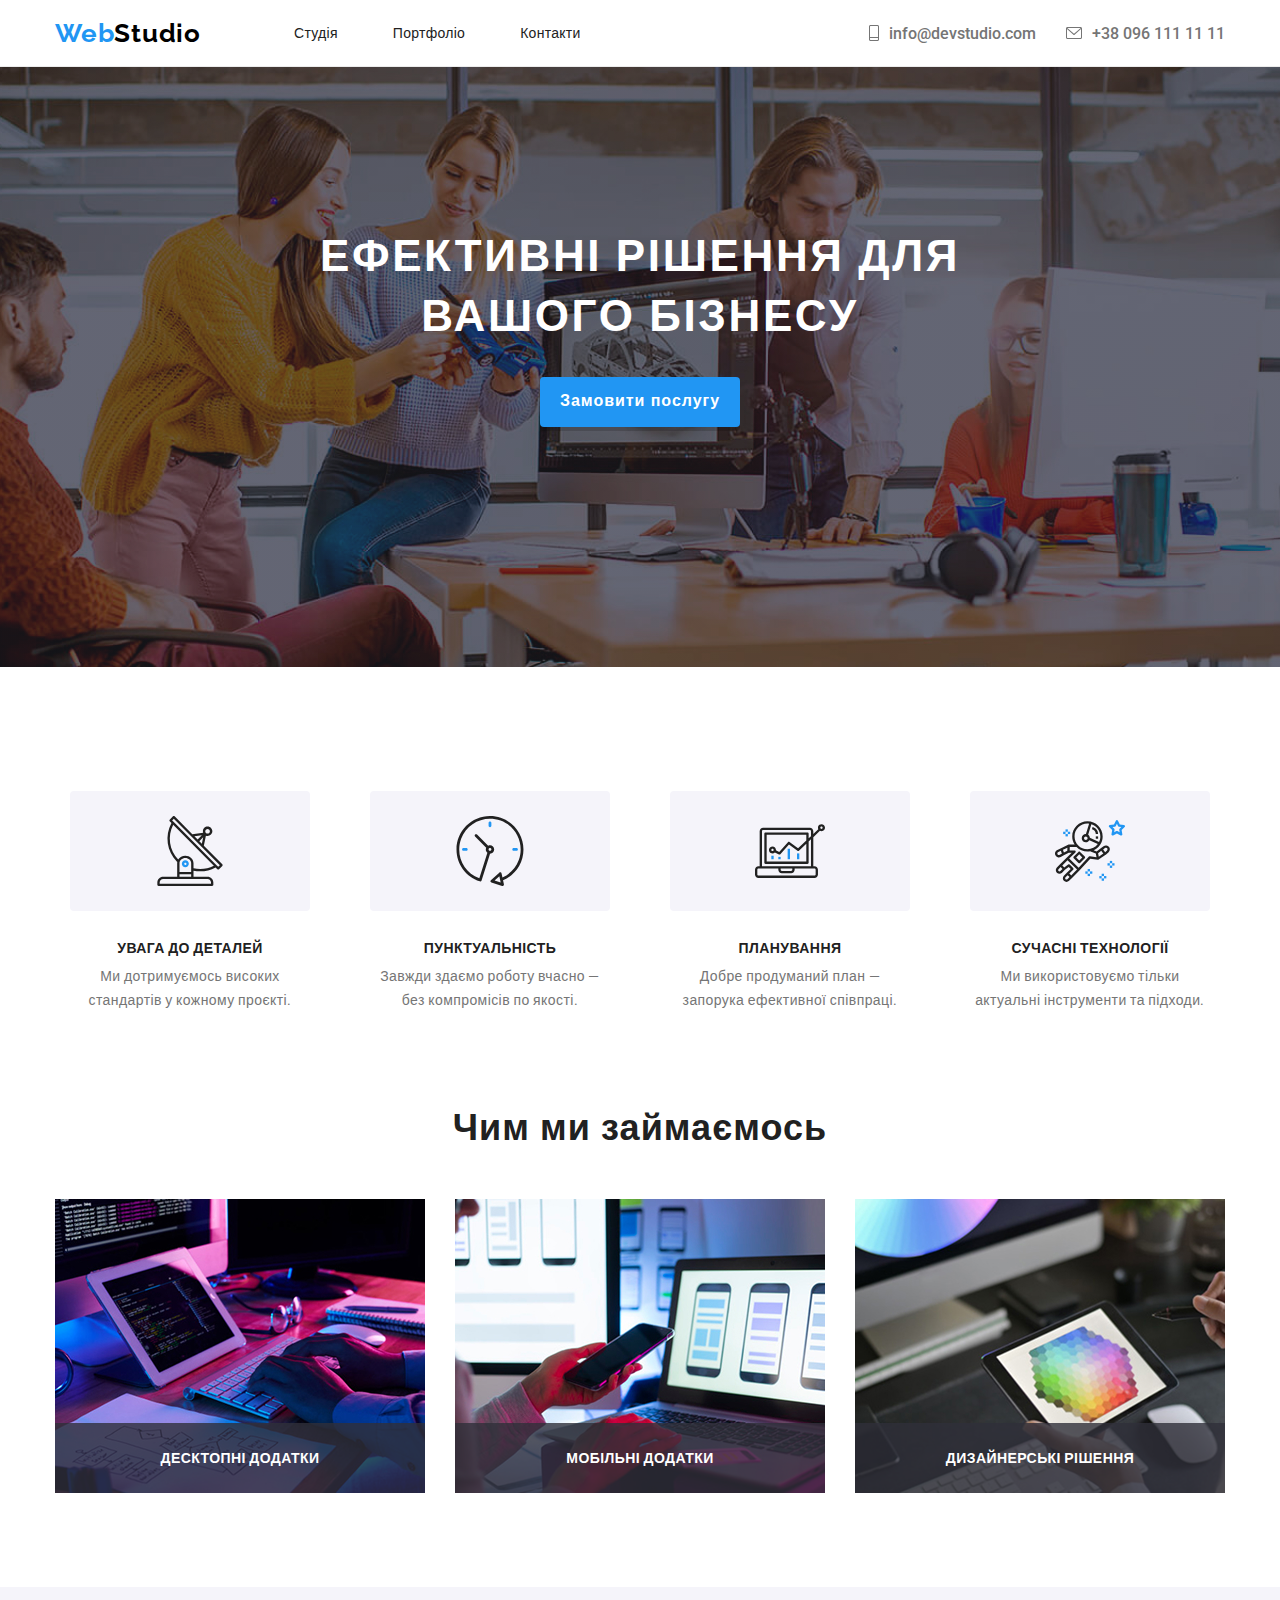
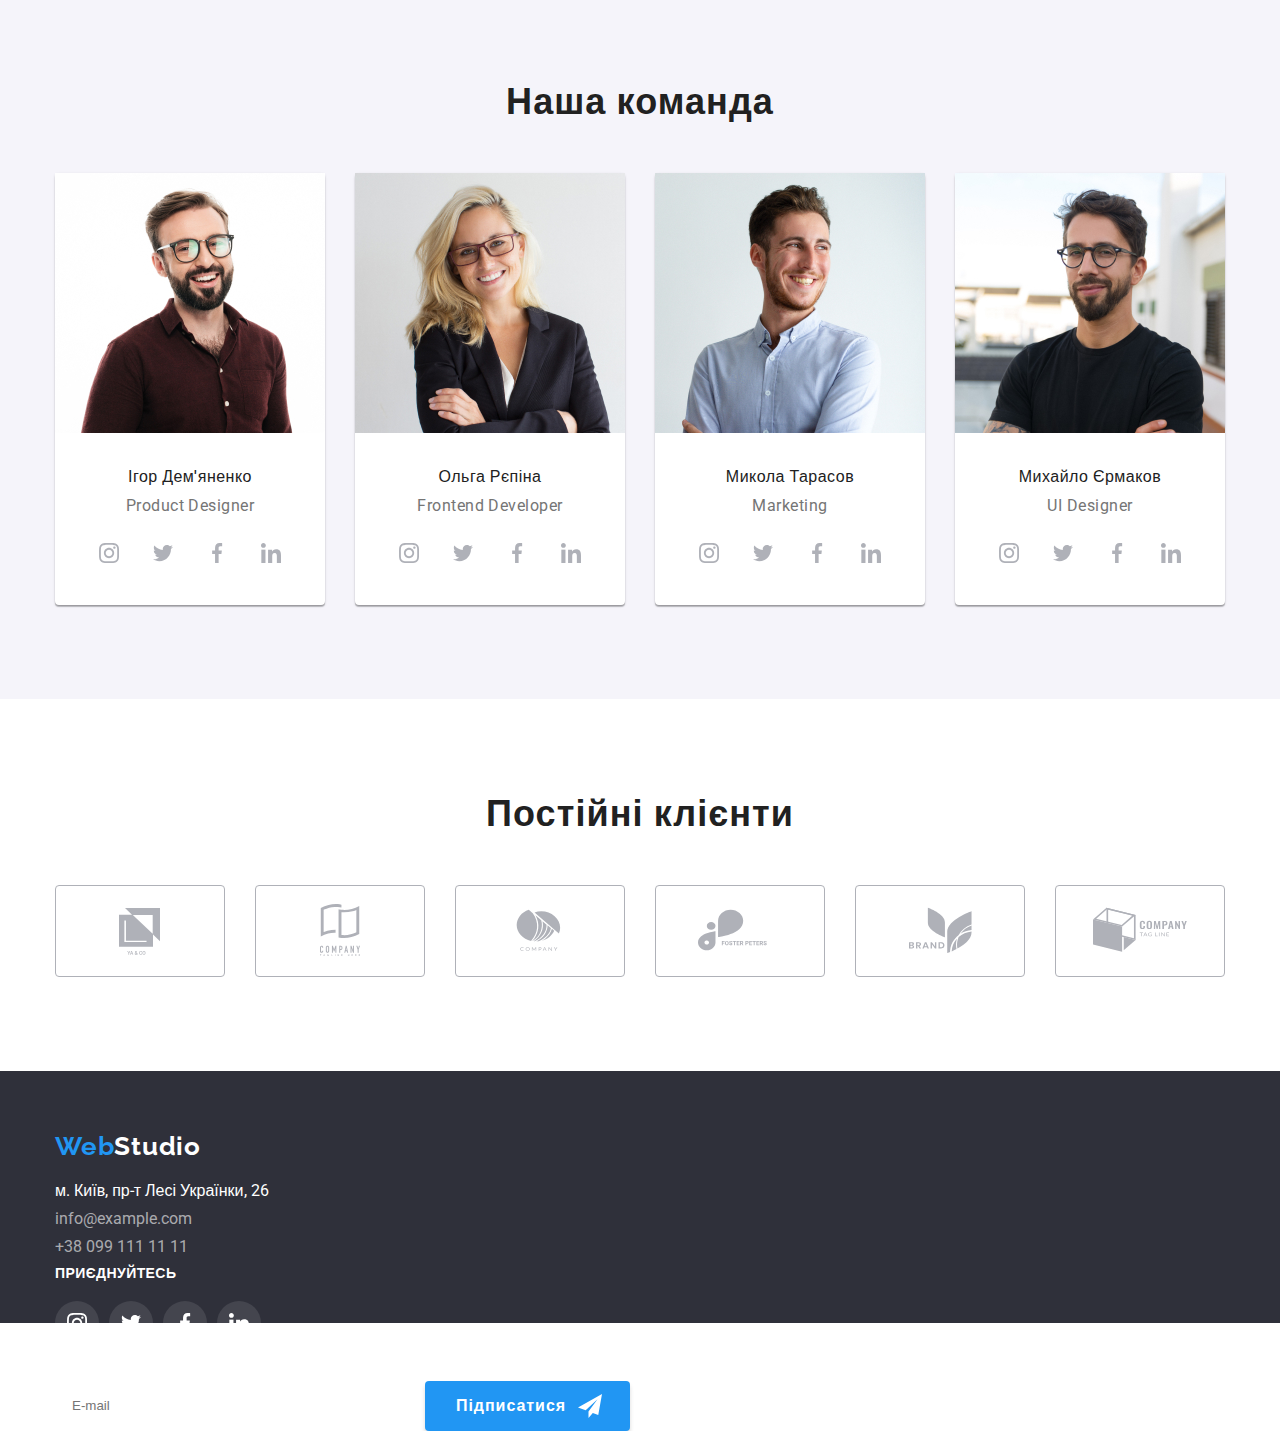
<file: index.html>
<!DOCTYPE html>
<html lang="en">
  <head>
    <meta charset="UTF-8" />
    <meta name="viewport" content="width=device-width, initial-scale=1.0" />
    <title>Document</title>
    <link rel="stylesheet" href="style.css" />
  </head>
  <body>
    <header class="header">
      <div class="container">
        <div class="header-navigation">
          <a href="index.html" class="logo header-logo">
            <span>Web</span>Studio
          </a>

          <nav class="header-menu">
            <ul class="menu">
              <li class="menu-item">
                <a href="#">Студія</a>
              </li>
              <li class="menu-item">
                <a href="#">Портфоліо</a>
              </li>
              <li class="menu-item">
                <a href="#">Контакти</a>
              </li>
            </ul>
          </nav>
        </div>
        <div class="header-contacts">
          <a href="mailto:info@devstudio.com">
            <svg
              width="10"
              height="16"
              viewBox="0 0 10 16"
              fill="none"
              xmlns="http://www.w3.org/2000/svg"
            >
              <path
                d="M8.5 0H1.5C0.672848 0 0 0.672848 0 1.5V14.5C0 15.3272 0.672848 16 1.5 16H8.5C9.32715 16 10 15.3272 10 14.5V1.5C10 0.672848 9.32715 0 8.5 0ZM1.5 1H8.5C8.77588 1 9 1.22412 9 1.5V12H1V1.5C1 1.22412 1.22412 1 1.5 1ZM8.5 15H1.5C1.22412 15 1 14.7759 1 14.5V13H9V14.5C9 14.7759 8.77588 15 8.5 15Z"
                fill="#757575"
              />
            </svg>
            <span>info@devstudio.com</span>
          </a>
          <a href="tel:+380961111111">
            <svg
              width="16"
              height="12"
              viewBox="0 0 16 12"
              fill="none"
              xmlns="http://www.w3.org/2000/svg"
            >
              <path
                d="M14.5 0H1.50001C0.672854 0 0 0.672853 0 1.50001V10.5C0 11.3271 0.672854 12 1.50001 12H14.5C15.3271 12 16 11.3271 16 10.5V1.50001C16 0.672853 15.3271 0 14.5 0ZM14.5 0.999994C14.5679 0.999994 14.6325 1.01409 14.6916 1.0387L8 6.83838L1.30833 1.0387C1.36742 1.01412 1.43204 0.999994 1.49998 0.999994H14.5ZM14.5 11H1.50001C1.22414 11 0.999996 10.7759 0.999996 10.5V2.09521L7.67236 7.87792C7.76661 7.95944 7.8833 7.99999 8 7.99999C8.1167 7.99999 8.23339 7.95948 8.32764 7.87792L15 2.09521V10.5C15 10.7759 14.7759 11 14.5 11Z"
                fill="#757575"
              />
            </svg>
            <span>+38 096 111 11 11</span>
          </a>
        </div>
      </div>
    </header>
    <main>
      <section class="hero">
        <div class="container hero-container">
          <h1 class="hero-title">Ефективні рішення для вашого бізнесу</h1>
          <button class="hero-btn">Замовити послугу</button>
        </div>
      </section>
      <section class="advantages section">
        <div class="container">
          <ul class="advantages-list">
            <li class="advantages-item">
              <div class="advantages-icon">
                <svg
                  width="70"
                  height="70"
                  viewBox="0 0 70 70"
                  fill="none"
                  xmlns="http://www.w3.org/2000/svg"
                >
                  <path
                    d="M67.3163 48.3385L48.8468 29.7337L50.8966 19.6373C51.4256 19.8438 51.9879 19.9517 52.5556 19.9558H52.5696C55.1777 19.9866 57.3169 17.8974 57.3479 15.2893C57.3788 12.6812 55.2894 10.542 52.6813 10.5111C50.0732 10.4803 47.934 12.5695 47.9031 15.1776C47.8965 15.7357 47.9888 16.2905 48.176 16.8163L37.326 18.1405L19.6276 0.35C19.4105 0.128479 19.1141 0.00247917 18.804 0C18.4977 0.00160417 18.2044 0.123521 17.9873 0.3395L14.6786 3.6295C14.2232 4.08508 14.2232 4.82358 14.6786 5.27917L16.459 7.08517C9.56162 19.7681 11.8019 35.4741 21.9703 45.7228C22.0636 45.8121 22.1718 45.8843 22.29 45.9363C22.2165 46.3311 22.1781 46.7317 22.1756 47.1333V60.6667H8.17562C4.95562 60.6705 2.34608 63.28 2.34229 66.5V68.8333C2.34229 69.4776 2.86466 70 3.50895 70H57.1756C57.8199 70 58.3423 69.4776 58.3423 68.8333V66.5C58.3385 63.28 55.729 60.6705 52.509 60.6667H38.509V54.6688C40.7021 55.1288 42.9367 55.3633 45.1776 55.3688C50.5548 55.363 55.8464 54.0225 60.5776 51.4675L62.3673 53.2677C62.5844 53.4892 62.8808 53.6152 63.191 53.6177C63.4972 53.6161 63.7905 53.4941 64.0076 53.2782L67.3163 49.9882C67.7717 49.5326 67.7717 48.7941 67.3163 48.3385ZM50.9246 13.6348C51.8383 12.726 53.3157 12.7301 54.2244 13.6437C55.1332 14.5574 55.1291 16.0348 54.2155 16.9435C53.7781 17.3785 53.1864 17.6226 52.5695 17.6225H52.5625C51.2739 17.6158 50.2345 16.5658 50.2412 15.2771C50.2445 14.6602 50.4918 14.0699 50.9291 13.6348H50.9246ZM48.1783 21.301L46.8693 27.7445L44.298 25.158L48.1783 21.301ZM46.853 19.3282L42.653 23.5037L39.4038 20.237L46.853 19.3282ZM52.509 63C54.442 63 56.009 64.567 56.009 66.5V67.6667H4.67562V66.5C4.67562 64.567 6.2426 63 8.17562 63H52.509ZM36.1756 58.3333V60.6667H24.509V58.3333H36.1756ZM24.509 56V47.1333C24.509 44.303 27.1258 42 30.3423 42C33.5588 42 36.1756 44.303 36.1756 47.1333V56H24.509ZM38.509 52.29V47.1333C38.509 43.0162 34.8456 39.6667 30.3423 39.6667C27.4306 39.622 24.7079 41.1041 23.165 43.5738C14.2887 34.2249 12.2899 20.2875 18.1805 8.82073L58.872 49.7455C52.5886 52.9419 45.3857 53.8418 38.509 52.29ZM63.2038 50.7943L61.56 49.1412L18.7923 6.11567L17.1415 4.46133L18.7923 2.81633L36.15 20.272C36.1581 20.272 36.1628 20.2872 36.171 20.293L64.8593 49.1493L63.2038 50.7943Z"
                    fill="#212121"
                  />
                  <path
                    d="M30.3527 44.3333H30.3422C28.4091 44.3304 26.8398 45.895 26.8369 47.8281C26.834 49.7611 28.3986 51.3304 30.3317 51.3333H30.3422C32.2752 51.3362 33.8445 49.7716 33.8474 47.8386C33.8503 45.9055 32.2857 44.3362 30.3527 44.3333ZM31.1693 48.6605C30.9497 48.8789 30.6521 49.0012 30.3422 49C29.6979 48.9966 29.1783 48.4716 29.1816 47.8273C29.1832 47.5189 29.3069 47.2237 29.5255 47.0062C29.7426 46.7902 30.0359 46.6683 30.3422 46.6667C30.9865 46.67 31.5061 47.195 31.5027 47.8393C31.5011 48.1477 31.3774 48.4429 31.1588 48.6605H31.1693Z"
                    fill="#2196F3"
                  />
                </svg>
              </div>
              <h3 class="advantages-title">Увага до деталей</h3>
              <p class="advantages-text">
                Ми дотримуємось високих стандартів у кожному проєкті.
              </p>
            </li>

            <li class="advantages-item">
              <div class="advantages-icon">
                <svg
                  width="70"
                  height="70"
                  viewBox="0 0 70 70"
                  fill="none"
                  xmlns="http://www.w3.org/2000/svg"
                >
                  <path
                    d="M68.4614 33.4715C68.4576 14.9819 53.4656 -0.00373771 34.9754 6.99302e-07C16.4858 0.00373911 1.50017 14.9963 1.50391 33.4859C1.50711 48.0502 10.9252 60.9413 24.7995 65.3713C24.9319 65.413 25.0697 65.4343 25.2081 65.4338C25.4719 65.4333 25.7304 65.3628 25.9573 65.2287C26.2527 65.0541 26.4732 64.7764 26.5768 64.449L35.0315 37.6521C37.3429 37.6404 39.2068 35.7568 39.1945 33.4459C39.1827 31.1345 37.2997 29.2706 34.9883 29.2824C34.3666 29.285 33.753 29.4282 33.1944 29.7011L22.0251 18.5302C21.4707 17.9951 20.5879 18.0106 20.0528 18.5644C19.5305 19.1054 19.5305 19.962 20.0528 20.503L31.2162 31.6792C30.3596 33.4277 30.8493 35.5383 32.3895 36.7303L24.3338 62.2647C8.41354 56.4002 0.261689 38.7405 6.12618 22.8203C11.9907 6.90002 29.6503 -1.25183 45.5706 4.61266C61.4909 10.4771 69.6427 28.1374 63.7782 44.0571C60.913 51.8351 55.0261 58.1252 47.4548 61.4989L46.5842 57.3989C46.4251 56.6454 45.6844 56.1636 44.9308 56.3233C44.6931 56.3741 44.4726 56.4857 44.291 56.6475L35.8978 64.1409C35.322 64.653 35.2708 65.5347 35.7835 66.1105C35.9501 66.2974 36.1637 66.4362 36.403 66.5126L47.1188 69.9327C47.8521 70.1682 48.6377 69.765 48.8732 69.0312C48.948 68.7994 48.9603 68.5527 48.9101 68.3145L48.0545 64.2915C60.4452 59.0678 68.4902 46.918 68.4614 33.4715ZM34.9829 32.0766C35.753 32.0766 36.3779 32.7014 36.3779 33.4715C36.3779 34.2422 35.753 34.8665 34.9829 34.8665C34.2123 34.8665 33.588 34.2422 33.588 33.4715C33.588 32.7014 34.2123 32.0766 34.9829 32.0766ZM39.5774 64.5916L44.3551 60.3298L45.6737 66.543L39.5774 64.5916Z"
                    fill="#212121"
                  />
                  <path
                    d="M33.5879 6.96729V9.7572C33.5879 10.5278 34.2122 11.1522 34.9828 11.1522C35.753 11.1522 36.3778 10.5278 36.3778 9.7572V6.96729C36.3778 6.19717 35.753 5.57233 34.9828 5.57233C34.2122 5.57233 33.5879 6.19717 33.5879 6.96729Z"
                    fill="#2196F3"
                  />
                  <path
                    d="M8.4787 32.0765C7.70805 32.0765 7.08374 32.7014 7.08374 33.4715C7.08374 34.2421 7.70805 34.8665 8.4787 34.8665H11.2686C12.0393 34.8665 12.6636 34.2421 12.6636 33.4715C12.6636 32.7014 12.0393 32.0765 11.2686 32.0765H8.4787Z"
                    fill="#2196F3"
                  />
                  <path
                    d="M61.4865 34.8665C62.2572 34.8665 62.8815 34.2421 62.8815 33.4715C62.8815 32.7014 62.2572 32.0765 61.4865 32.0765H58.6966C57.9265 32.0765 57.3016 32.7014 57.3016 33.4715C57.3016 34.2421 57.9265 34.8665 58.6966 34.8665H61.4865Z"
                    fill="#2196F3"
                  />
                </svg>
              </div>
              <h3 class="advantages-title">Пунктуальність</h3>
              <p class="advantages-text">
                Завжди здаємо роботу вчасно — без компромісів по якості.
              </p>
            </li>

            <li class="advantages-item">
              <div class="advantages-icon">
                <svg
                  width="70"
                  height="70"
                  viewBox="0 0 70 70"
                  fill="none"
                  xmlns="http://www.w3.org/2000/svg"
                >
                  <g clip-path="url(#clip0_1_1883)">
                    <path
                      d="M32.6495 32.7351H34.9816V43.2296H32.6495V32.7351Z"
                      fill="#2196F3"
                    />
                    <path
                      d="M41.978 37.3993H44.3101V43.2296H41.978V37.3993Z"
                      fill="#2196F3"
                    />
                    <path
                      d="M23.3212 40.8975H25.6533V43.2296H23.3212V40.8975Z"
                      fill="#2196F3"
                    />
                    <path
                      d="M16.3248 39.7314H18.6569V43.2295H16.3248V39.7314Z"
                      fill="#2196F3"
                    />
                    <path
                      d="M3.49817 61.8865H59.4689C61.4007 61.8865 62.967 60.3202 62.967 58.3883V53.7241C62.967 51.7923 61.4007 50.2259 59.4689 50.2259H58.3028V21.1469L64.9262 14.8725C66.4635 15.6303 68.3242 15.1702 69.3302 13.7816C70.3369 12.3935 70.1957 10.4821 68.9966 9.25684C67.7975 8.03157 65.8901 7.8488 64.4798 8.82412C63.0701 9.80001 62.569 11.6499 63.2933 13.2037L58.3028 17.9345V15.2443C58.3028 13.3124 56.7365 11.7461 54.8046 11.7461H8.16239C6.23054 11.7461 4.66422 13.3124 4.66422 15.2443V50.2259H3.49817C1.56632 50.2259 0 51.7923 0 53.7241V58.3883C0 60.3202 1.56632 61.8865 3.49817 61.8865ZM66.4652 10.58C67.1091 10.58 67.6312 11.1021 67.6312 11.7461C67.6312 12.39 67.1091 12.9121 66.4652 12.9121C65.8212 12.9121 65.2991 12.39 65.2991 11.7461C65.2991 11.1021 65.8212 10.58 66.4652 10.58ZM6.99634 15.2443C6.99634 14.6003 7.51844 14.0782 8.16239 14.0782H54.8046C55.4486 14.0782 55.9707 14.6003 55.9707 15.2443V20.1414L53.6386 22.3573V17.5764C53.6386 16.9324 53.1165 16.4103 52.4725 16.4103H10.4945C9.85055 16.4103 9.32845 16.9324 9.32845 17.5764V46.7278C9.32845 47.3717 9.85055 47.8938 10.4945 47.8938H52.4725C53.1165 47.8938 53.6386 47.3717 53.6386 46.7278V25.5651L55.9707 23.3554V50.2259H6.99634V15.2443ZM17.4908 30.403C15.9131 30.3984 14.5279 31.4495 14.1083 32.9703C13.6886 34.491 14.3383 36.104 15.6951 36.9091C17.0513 37.7142 18.7793 37.5121 19.9129 36.4149L23.9662 38.4487C24.4371 38.6844 25.0081 38.5739 25.3583 38.1805L33.9745 28.4871L42.4443 34.8338C42.8987 35.1743 43.5329 35.1378 43.9452 34.7478L51.3065 27.7748V45.5617H11.6606V18.7424H51.3065V24.5619L43.0564 32.3747L34.5154 25.9716C34.0303 25.6084 33.3476 25.6767 32.9445 26.1294L24.2099 35.9571L20.9446 34.3242C20.9685 34.1841 20.9833 34.0429 20.989 33.9012C20.989 31.9693 19.4227 30.403 17.4908 30.403ZM18.6569 33.9012C18.6569 34.5451 18.1348 35.0672 17.4908 35.0672C16.8469 35.0672 16.3248 34.5451 16.3248 33.9012C16.3248 33.2572 16.8469 32.7351 17.4908 32.7351C18.1348 32.7351 18.6569 33.2572 18.6569 33.9012ZM25.6532 52.5581H37.3138V53.7241C37.3138 54.3681 36.7917 54.8902 36.1477 54.8902H26.8193C26.1753 54.8902 25.6532 54.3681 25.6532 53.7241V52.5581ZM2.33211 53.7241C2.33211 53.0802 2.85422 52.5581 3.49817 52.5581H23.3211V53.7241C23.3211 55.656 24.8874 57.2223 26.8193 57.2223H36.1477C38.0796 57.2223 39.6459 55.656 39.6459 53.7241V52.5581H59.4689C60.1128 52.5581 60.6349 53.0802 60.6349 53.7241V58.3883C60.6349 59.0323 60.1128 59.5544 59.4689 59.5544H3.49817C2.85422 59.5544 2.33211 59.0323 2.33211 58.3883V53.7241Z"
                      fill="#212121"
                    />
                  </g>
                  <defs>
                    <clipPath id="clip0_1_1883">
                      <rect width="70" height="70" fill="white" />
                    </clipPath>
                  </defs>
                </svg>
              </div>
              <h3 class="advantages-title">Планування</h3>
              <p class="advantages-text">
                Добре продуманий план — запорука ефективної співпраці.
              </p>
            </li>

            <li class="advantages-item">
              <div class="advantages-icon">
                <svg
                  width="70"
                  height="70"
                  viewBox="0 0 70 70"
                  fill="none"
                  xmlns="http://www.w3.org/2000/svg"
                >
                  <path
                    d="M69.9432 9.89637C69.8055 9.47513 69.4416 9.16724 69.0017 9.10298L64.8227 8.49512L62.9525 4.70809C62.5606 3.91005 61.2527 3.91005 60.8607 4.70809L58.9905 8.49512L54.8114 9.10312C54.3715 9.16724 54.0076 9.47418 53.8687 9.89651C53.7322 10.3188 53.8453 10.7831 54.1638 11.0924L57.1891 14.0407L56.4751 18.2034C56.4005 18.6409 56.5801 19.0831 56.9383 19.3445C57.3012 19.6082 57.7748 19.6407 58.168 19.4331L61.9061 17.4672L65.6441 19.4331C65.8145 19.5229 66.0024 19.5672 66.1879 19.5672C66.4293 19.5672 66.6709 19.4925 66.874 19.3443C67.2333 19.0831 67.4129 18.6408 67.3372 18.2033L66.6232 14.0405L69.6484 11.0923C69.9653 10.7819 70.0798 10.3187 69.9432 9.89637ZM64.5556 12.7991C64.2815 13.0662 64.1554 13.4536 64.2207 13.8316L64.6384 16.2688L62.4498 15.1184C62.2795 15.0286 62.0928 14.9843 61.9061 14.9843C61.7194 14.9843 61.5339 15.0286 61.3623 15.1184L59.1736 16.2688L59.5912 13.8316C59.6566 13.4536 59.5305 13.0675 59.2564 12.7991L57.4842 11.0724L59.932 10.7166C60.3123 10.6617 60.6402 10.4226 60.8105 10.0783L61.9048 7.86169L62.9991 10.0783C63.1695 10.4225 63.4974 10.6617 63.8777 10.7166L66.3254 11.0724L64.5556 12.7991Z"
                    fill="#2196F3"
                  />
                  <path
                    d="M57.1669 44.8923H54.8335V47.2257H57.1669V44.8923Z"
                    fill="#2196F3"
                  />
                  <path
                    d="M57.1669 49.5591H54.8335V51.8925H57.1669V49.5591Z"
                    fill="#2196F3"
                  />
                  <path
                    d="M59.5004 47.2257H57.167V49.5591H59.5004V47.2257Z"
                    fill="#2196F3"
                  />
                  <path
                    d="M54.8337 47.2257H52.5002V49.5591H54.8337V47.2257Z"
                    fill="#2196F3"
                  />
                  <path
                    d="M49.0003 57.7259H46.6669V60.0593H49.0003V57.7259Z"
                    fill="#2196F3"
                  />
                  <path
                    d="M49.0003 62.3926H46.6669V64.726H49.0003V62.3926Z"
                    fill="#2196F3"
                  />
                  <path
                    d="M51.3337 60.0593H49.0002V62.3927H51.3337V60.0593Z"
                    fill="#2196F3"
                  />
                  <path
                    d="M46.6668 60.0593H44.3334V62.3927H46.6668V60.0593Z"
                    fill="#2196F3"
                  />
                  <path
                    d="M35 53.0592H32.6666V55.3926H35V53.0592Z"
                    fill="#2196F3"
                  />
                  <path
                    d="M35 57.7259H32.6666V60.0593H35V57.7259Z"
                    fill="#2196F3"
                  />
                  <path
                    d="M37.3334 55.3925H35V57.7259H37.3334V55.3925Z"
                    fill="#2196F3"
                  />
                  <path
                    d="M32.6665 55.3925H30.3331V57.7259H32.6665V55.3925Z"
                    fill="#2196F3"
                  />
                  <path
                    d="M12.8331 13.3918H10.4996V15.7252H12.8331V13.3918Z"
                    fill="#2196F3"
                  />
                  <path
                    d="M12.8331 18.0587H10.4996V20.3921H12.8331V18.0587Z"
                    fill="#2196F3"
                  />
                  <path
                    d="M15.1663 15.7252H12.8329V18.0586H15.1663V15.7252Z"
                    fill="#2196F3"
                  />
                  <path
                    d="M10.4996 15.7252H8.16614V18.0586H10.4996V15.7252Z"
                    fill="#2196F3"
                  />
                  <path
                    d="M54.0635 30.9738C53.4347 30.1256 52.5119 29.5797 51.4642 29.4326C50.4118 29.2833 49.3734 29.5597 48.5334 30.2026L45.7952 32.3014L45.794 32.3026L41.6428 35.4025L38.6724 34.2194C43.9691 31.8429 47.6711 26.545 47.6711 20.3942C47.6711 12.0314 40.8401 5.22736 32.4436 5.22736C24.047 5.22736 17.2161 12.0314 17.2161 20.3942C17.2161 23.4253 18.1226 26.2439 19.6662 28.6158L13.6204 28.5633C13.6168 28.5633 13.6134 28.5633 13.6099 28.5633C13.5911 28.5633 13.5761 28.5726 13.5586 28.5738C13.4431 28.5785 13.3298 28.6018 13.2191 28.6415C13.1911 28.652 13.162 28.6579 13.1352 28.6706C13.1212 28.6765 13.1071 28.6776 13.0932 28.6846L6.02075 32.1764C6.01952 32.1764 6.01843 32.1764 6.01843 32.1775L1.8766 34.1693C1.83107 34.1891 1.78445 34.2159 1.73892 34.2462C0.0880191 35.3452 -0.474314 37.5036 0.429958 39.2676C0.911763 40.2056 1.73195 40.8963 2.73999 41.2124C3.12856 41.3337 3.52518 41.3933 3.91949 41.3933C4.55305 41.3933 5.18074 41.2381 5.75578 40.9313L8.79154 39.3167L13.7441 36.7593L16.7122 36.7418L4.80844 48.5884C4.80735 48.5896 4.80612 48.5896 4.80489 48.5907L1.87647 51.5074C1.18466 52.1958 0.8043 53.1092 0.8043 54.0835C0.8043 55.0565 1.18466 55.9723 1.87647 56.6619C2.587 57.3689 3.52149 57.7235 4.45598 57.7235C5.3917 57.7235 6.32495 57.3689 7.03782 56.6619L9.91251 53.7988L13.7206 50.9556L15.6912 52.9179L11.8375 56.7551C11.8364 56.7564 11.8352 56.7564 11.834 56.7575L8.90556 59.6741C8.21375 60.3625 7.8334 61.2759 7.8334 62.2502C7.8334 63.2233 8.21375 64.139 8.90556 64.8286C9.6161 65.5356 10.5518 65.8903 11.4863 65.8903C12.4208 65.8903 13.3565 65.5356 14.0681 64.8286L16.9977 61.912L21.6842 57.2453C21.6854 57.244 21.6854 57.2429 21.6865 57.2417L23.8951 55.0542L23.8869 55.046C23.9008 55.032 23.9207 55.0272 23.9347 55.0122L35.2353 42.6349L42.8281 43.7152C42.8829 43.7234 42.9377 43.7269 42.9925 43.7269C43.1338 43.7269 43.2702 43.6931 43.402 43.6429C43.4406 43.629 43.4743 43.6102 43.5106 43.5916C43.5526 43.5706 43.5968 43.559 43.6366 43.5322L50.6659 38.8655C50.6916 38.848 50.7055 38.8199 50.73 38.8013C50.758 38.7792 50.793 38.7699 50.8186 38.7453L53.5999 36.1401C55.0471 34.7841 55.2466 32.5628 54.0635 30.9738ZM4.66024 38.8722C4.28111 39.0752 3.85058 39.1159 3.43878 38.9854C3.03039 38.8582 2.69912 38.5793 2.50538 38.2025C2.15305 37.5164 2.35718 36.6811 2.97433 36.2296L5.84793 34.8471L6.53974 36.8689L6.83027 37.7182L4.66024 38.8722ZM12.3102 34.874L8.92333 36.6241L8.36456 34.9907L7.96328 33.8169L12.3967 31.6282L12.3102 34.874ZM45.3402 20.3919C45.3402 22.4009 44.8607 24.2957 44.03 25.9907L34.8832 21.8362C34.7875 20.5821 34.1366 19.4842 33.1589 18.8005L36.3614 8.16849C41.5626 9.82295 45.3402 14.6752 45.3402 20.3919ZM19.5519 20.3919C19.5519 13.3159 25.3363 7.55831 32.446 7.55831C32.9991 7.55831 33.5403 7.60493 34.0759 7.67261L30.9433 18.0713C30.9014 18.0701 30.8617 18.0585 30.8185 18.0585C28.5597 18.0585 26.7222 19.8901 26.7222 22.1419C26.7222 24.3936 28.5597 26.2254 30.8185 26.2254C32.3375 26.2254 33.65 25.3866 34.3582 24.1591L42.8073 27.9975C40.4564 31.1615 36.6938 33.2255 32.4459 33.2255C25.3363 33.2255 19.5519 27.4679 19.5519 20.3919ZM32.5814 22.1419C32.5814 23.1068 31.7903 23.8919 30.8185 23.8919C29.8467 23.8919 29.0556 23.1068 29.0556 22.1419C29.0556 21.1771 29.8467 20.3919 30.8185 20.3919C31.7903 20.3919 32.5814 21.1771 32.5814 22.1419ZM5.39183 55.0074C4.87503 55.5196 4.03843 55.5185 3.52286 55.0087C3.2743 54.7601 3.13785 54.4324 3.13785 54.0835C3.13785 53.7358 3.2743 53.4079 3.52286 53.1618L5.6274 51.0652L7.48941 52.9191L5.39183 55.0074ZM12.4222 63.1743C11.9054 63.6865 11.0677 63.6877 10.552 63.1755C10.3034 62.927 10.1669 62.5993 10.1669 62.2503C10.1669 61.9027 10.3034 61.5748 10.552 61.3287L12.6579 59.231L13.5388 60.1073L14.5211 61.0849L12.4222 63.1743ZM20.0383 55.5862C20.0371 55.5873 20.036 55.5873 20.0348 55.5885L16.1742 59.4385L15.2933 58.5623L14.311 57.5846L18.168 53.7451C18.168 53.7451 18.168 53.7451 18.168 53.744C18.1692 53.7428 18.1703 53.7428 18.1715 53.7417C18.259 53.6542 18.3139 53.5492 18.3676 53.4454C18.3828 53.415 18.4119 53.3893 18.4248 53.3579C18.461 53.2681 18.4667 53.1713 18.4808 53.0767C18.4878 53.0229 18.5112 52.9729 18.5112 52.9179C18.5112 52.8397 18.4831 52.764 18.4669 52.6869C18.4529 52.6169 18.4529 52.5456 18.426 52.4781C18.3817 52.3684 18.3058 52.2716 18.2265 52.177C18.2044 52.1513 18.1962 52.1186 18.1717 52.0942C18.1717 52.0942 18.1717 52.0942 18.1705 52.0942C18.1692 52.0931 18.1692 52.0906 18.1681 52.0895L14.6529 48.5895C14.6156 48.5521 14.5677 48.537 14.5257 48.5055C14.464 48.4577 14.4045 48.4134 14.3356 48.3795C14.2691 48.3468 14.2014 48.327 14.1314 48.3082C14.0568 48.2872 13.9845 48.2709 13.9063 48.265C13.835 48.2604 13.7686 48.2674 13.6975 48.2756C13.6193 48.2849 13.5459 48.2954 13.47 48.3199C13.3964 48.3432 13.3312 48.3793 13.2635 48.4179C13.2203 48.4424 13.1714 48.4506 13.1305 48.4809L9.25133 51.3767L7.28077 49.4143L12.5285 44.1946L22.0674 53.576L20.0383 55.5862ZM34.9544 40.2372C34.9207 40.2325 34.8891 40.2454 34.8553 40.2431C34.7701 40.2384 34.6885 40.2443 34.6034 40.2582C34.5369 40.2699 34.4739 40.2827 34.4108 40.3049C34.3362 40.3306 34.2685 40.3656 34.1996 40.4075C34.1343 40.4472 34.0748 40.4892 34.0176 40.5417C33.9896 40.5661 33.9558 40.5779 33.9301 40.6058L23.6527 51.862L14.185 42.5506L20.3825 36.3859C20.8387 35.9309 20.841 35.1923 20.386 34.735C20.1562 34.5052 19.854 34.392 19.5519 34.3932V34.3921L14.6984 34.4212L14.7591 30.9049L21.5492 30.9633C24.3166 33.7937 28.176 35.5589 32.446 35.5589C33.4027 35.5589 34.3361 35.4598 35.2448 35.2905C35.3323 35.3605 35.4186 35.4317 35.5284 35.476L40.7995 37.5761L41.1331 39.235L41.5228 41.1717L34.9544 40.2372ZM43.7944 40.6269L43.1096 37.2189L46.2736 34.8564L47.102 35.9554L48.3445 37.605L43.7944 40.6269ZM52.0055 34.4341L50.1726 36.1514L48.1356 33.4471L49.9544 32.0529C50.2938 31.7917 50.7221 31.6854 51.1421 31.7403C51.5644 31.7997 51.9378 32.0203 52.1921 32.3621C52.6658 33.0003 52.5853 33.8905 52.0055 34.4341Z"
                    fill="#212121"
                  />
                  <path
                    d="M29.7545 40.5651L25.0668 35.8984C24.613 35.4446 23.8755 35.4446 23.4205 35.8984L18.734 40.5651C18.5147 40.7856 18.391 41.0819 18.391 41.3922C18.391 41.7026 18.5135 42.0001 18.734 42.2194L23.4205 46.8861C23.648 47.1124 23.9468 47.2256 24.2443 47.2256C24.5418 47.2256 24.8404 47.1124 25.0668 46.8861L29.7545 42.2194C29.9738 42.0001 30.0987 41.7026 30.0987 41.3922C30.0987 41.0819 29.9749 40.7844 29.7545 40.5651ZM24.2443 44.4128L21.2109 41.3922L24.2443 38.3717L27.2788 41.3922L24.2443 44.4128Z"
                    fill="#212121"
                  />
                  <path
                    d="M37.5468 11.0923L36.9833 13.358C37.1385 13.3966 40.7844 14.3462 40.7844 18.0586H43.1178C43.1177 13.6461 39.4742 11.5718 37.5468 11.0923Z"
                    fill="#212121"
                  />
                  <path
                    d="M43.1178 20.3919H40.7844V22.7253H43.1178V20.3919Z"
                    fill="#212121"
                  />
                </svg>
              </div>
              <h3 class="advantages-title">Сучасні технології</h3>
              <p class="advantages-text">
                Ми використовуємо тільки актуальні інструменти та підходи.
              </p>
            </li>
          </ul>
        </div>
      </section>
      <section class="services">
        <div class="container">
          <h2 class="services-title">Чим ми займаємось</h2>
          <ul class="services-list">
            <li class="services-item">
              <img
                src="img/services-desktop.jpg"
                alt="Десктопні додатки"
                class="services-image"
              />
              <h3 class="services-name">ДЕСКТОПНІ ДОДАТКИ</h3>
            </li>
            <li class="services-item">
              <img
                src="img/services-mobile.jpg"
                alt="Мобільні додатки"
                class="services-image"
              />
              <h3 class="services-name">МОБІЛЬНІ ДОДАТКИ</h3>
            </li>
            <li class="services-item">
              <img
                src="img/services-design.jpg"
                alt="Дизайнерські рішення"
                class="services-image"
              />
              <h3 class="services-name">ДИЗАЙНЕРСЬКІ РІШЕННЯ</h3>
            </li>
          </ul>
        </div>
      </section>
      <section class="team">
        <div class="container">
          <h2 class="team-title">Наша команда</h2>
          <ul class="team-list">
            <li class="team-item">
              <img
                src="img/team-1.jpg"
                alt="Ігор Дем'яненко"
                class="team-photo"
              />
              <h3 class="team-name">Ігор Дем'яненко</h3>
              <p class="team-role">Product Designer</p>
              <ul class="team-socials">
                <li>
                  <a href="#" class="social-link" aria-label="Instagram">
                    <svg
                      xmlns="http://www.w3.org/2000/svg"
                      width="20"
                      height="20"
                      viewBox="0 0 20 20"
                      fill="none"
                    >
                      <g clip-path="url(#clip0_1_2030)">
                        <path
                          d="M19.9804 5.88005C19.9336 4.81738 19.7617 4.0868 19.5156 3.45374C19.2616 2.78176 18.8709 2.18014 18.359 1.68002C17.8589 1.1721 17.2533 0.777435 16.5891 0.527447C15.9524 0.281274 15.2256 0.109427 14.163 0.0625732C13.0924 0.0117516 12.7525 0 10.0371 0C7.32173 0 6.98185 0.0117516 5.91521 0.0586052C4.85253 0.105459 4.12195 0.277459 3.48904 0.523479C2.81692 0.777435 2.2153 1.16814 1.71517 1.68002C1.20726 2.18014 0.812743 2.78573 0.562603 3.44992C0.31643 4.0868 0.144583 4.81341 0.0977294 5.87609C0.0469078 6.9467 0.0351562 7.28658 0.0351562 10.002C0.0351562 12.7173 0.0469078 13.0572 0.0937614 14.1239C0.140615 15.1865 0.312615 15.9171 0.558787 16.5502C0.812743 17.2221 1.20726 17.8238 1.71517 18.3239C2.2153 18.8318 2.82088 19.2265 3.48508 19.4765C4.12195 19.7226 4.84856 19.8945 5.91139 19.9413C6.97788 19.9883 7.31791 19.9999 10.0333 19.9999C12.7487 19.9999 13.0885 19.9883 14.1552 19.9413C15.2179 19.8945 15.9484 19.7226 16.5813 19.4765C17.9254 18.9568 18.9881 17.8941 19.5078 16.5502C19.7538 15.9133 19.9258 15.1865 19.9727 14.1239C20.0195 13.0572 20.0313 12.7173 20.0313 10.002C20.0313 7.28658 20.0273 6.9467 19.9804 5.88005ZM18.1794 14.0457C18.1364 15.0225 17.9723 15.5499 17.8356 15.9015C17.4995 16.7728 16.808 17.4643 15.9367 17.8004C15.5851 17.9372 15.0538 18.1012 14.0809 18.1441C13.026 18.1911 12.7096 18.2027 10.0411 18.2027C7.37255 18.2027 7.05221 18.1911 6.00113 18.1441C5.02438 18.1012 4.49693 17.9372 4.1453 17.8004C3.71171 17.6402 3.31704 17.3862 2.9967 17.0541C2.6646 16.7298 2.41065 16.3391 2.2504 15.9055C2.11365 15.5539 1.94959 15.0225 1.90671 14.0497C1.8597 12.9948 1.8481 12.6783 1.8481 10.0097C1.8481 7.34122 1.8597 7.02087 1.90671 5.96995C1.94959 4.99319 2.11365 4.46575 2.2504 4.11412C2.41065 3.68038 2.6646 3.28586 3.00067 2.96536C3.32483 2.63327 3.71553 2.37931 4.14927 2.21921C4.5009 2.08247 5.03231 1.9184 6.0051 1.87537C7.05999 1.82851 7.37652 1.81676 10.0449 1.81676C12.7174 1.81676 13.0337 1.82851 14.0848 1.87537C15.0616 1.9184 15.589 2.08247 15.9407 2.21921C16.3742 2.37931 16.7689 2.63327 17.0893 2.96536C17.4213 3.28967 17.6753 3.68038 17.8356 4.11412C17.9723 4.46575 18.1364 4.99701 18.1794 5.96995C18.2263 7.02484 18.238 7.34122 18.238 10.0097C18.238 12.6783 18.2263 12.9908 18.1794 14.0457Z"
                          fill="#AFB1B8"
                        />
                        <path
                          d="M10.0371 4.8642C7.20074 4.8642 4.89941 7.16537 4.89941 10.0019C4.89941 12.8385 7.20074 15.1396 10.0371 15.1396C12.8737 15.1396 15.1749 12.8385 15.1749 10.0019C15.1749 7.16537 12.8737 4.8642 10.0371 4.8642ZM10.0371 13.3346C8.19702 13.3346 6.70442 11.8422 6.70442 10.0019C6.70442 8.16165 8.19702 6.66921 10.0371 6.66921C11.8774 6.66921 13.3698 8.16165 13.3698 10.0019C13.3698 11.8422 11.8774 13.3346 10.0371 13.3346Z"
                          fill="#AFB1B8"
                        />
                        <path
                          d="M16.5775 4.6611C16.5775 5.32346 16.0404 5.86052 15.3779 5.86052C14.7155 5.86052 14.1785 5.32346 14.1785 4.6611C14.1785 3.99858 14.7155 3.46167 15.3779 3.46167C16.0404 3.46167 16.5775 3.99858 16.5775 4.6611Z"
                          fill="#AFB1B8"
                        />
                      </g>
                      <defs>
                        <clipPath id="clip0_1_2030">
                          <rect width="20" height="20" fill="#ffffff;" />
                        </clipPath>
                      </defs>
                    </svg>
                  </a>
                </li>
                <li>
                  <a href="#" class="social-link" aria-label="Twitter">
                    <svg
                      xmlns="http://www.w3.org/2000/svg"
                      width="20"
                      height="20"
                      viewBox="0 0 20 20"
                      fill="none"
                    >
                      <path
                        d="M20 3.79875C19.2563 4.125 18.4637 4.34125 17.6375 4.44625C18.4875 3.93875 19.1363 3.14125 19.4412 2.18C18.6488 2.6525 17.7738 2.98625 16.8412 3.1725C16.0887 2.37125 15.0162 1.875 13.8462 1.875C11.5763 1.875 9.74875 3.7175 9.74875 5.97625C9.74875 6.30125 9.77625 6.61375 9.84375 6.91125C6.435 6.745 3.41875 5.11125 1.3925 2.6225C1.03875 3.23625 0.83125 3.93875 0.83125 4.695C0.83125 6.115 1.5625 7.37375 2.6525 8.1025C1.99375 8.09 1.3475 7.89875 0.8 7.5975C0.8 7.61 0.8 7.62625 0.8 7.6425C0.8 9.635 2.22125 11.29 4.085 11.6712C3.75125 11.7625 3.3875 11.8062 3.01 11.8062C2.7475 11.8062 2.4825 11.7913 2.23375 11.7362C2.765 13.36 4.2725 14.5538 6.065 14.5925C4.67 15.6838 2.89875 16.3412 0.98125 16.3412C0.645 16.3412 0.3225 16.3263 0 16.285C1.81625 17.4563 3.96875 18.125 6.29 18.125C13.835 18.125 17.96 11.875 17.96 6.4575C17.96 6.27625 17.9538 6.10125 17.945 5.9275C18.7588 5.35 19.4425 4.62875 20 3.79875Z"
                        fill="#AFB1B8"
                      />
                    </svg>
                  </a>
                </li>
                <li>
                  <a href="#" class="social-link" aria-label="Facebook">
                    <svg
                      xmlns="http://www.w3.org/2000/svg"
                      width="20"
                      height="20"
                      viewBox="0 0 20 20"
                      fill="none"
                    >
                      <path
                        d="M13.3309 3.32083H15.1567V0.140833C14.8417 0.0975 13.7584 0 12.4967 0C9.86422 0 8.06088 1.65583 8.06088 4.69917V7.5H5.15588V11.055H8.06088V20H11.6226V11.0558H14.4101L14.8526 7.50083H11.6217V5.05167C11.6226 4.02417 11.8992 3.32083 13.3309 3.32083Z"
                        fill="#AFB1B8"
                      />
                    </svg>
                  </a>
                </li>
                <li>
                  <a href="#" class="social-link" aria-label="LinkedIn">
                    <svg
                      xmlns="http://www.w3.org/2000/svg"
                      width="20"
                      height="20"
                      viewBox="0 0 20 20"
                      fill="none"
                    >
                      <g clip-path="url(#clip0_1_2070)">
                        <path
                          d="M19.9951 20V19.9992H20.0001V12.6642C20.0001 9.07587 19.2276 6.31171 15.0326 6.31171C13.0159 6.31171 11.6626 7.41837 11.1101 8.46754H11.0517V6.64671H7.07422V19.9992H11.2159V13.3875C11.2159 11.6467 11.5459 9.96337 13.7017 9.96337C15.8259 9.96337 15.8576 11.95 15.8576 13.4992V20H19.9951Z"
                          fill="#AFB1B8"
                        />
                        <path
                          d="M0.329956 6.64746H4.47662V20H0.329956V6.64746Z"
                          fill="#AFB1B8"
                        />
                        <path
                          d="M2.40167 0C1.07583 0 0 1.07583 0 2.40167C0 3.7275 1.07583 4.82583 2.40167 4.82583C3.7275 4.82583 4.80333 3.7275 4.80333 2.40167C4.8025 1.07583 3.72667 0 2.40167 0V0Z"
                          fill="#AFB1B8"
                        />
                      </g>
                      <defs>
                        <clipPath id="clip0_1_2070">
                          <rect width="20" height="20" fill="white" />
                        </clipPath>
                      </defs>
                    </svg>
                  </a>
                </li>
              </ul>
            </li>

            <li class="team-item">
              <img src="img/team-2.jpg" alt="Ольга Рєпіна" class="team-photo" />
              <h3 class="team-name">Ольга Рєпіна</h3>
              <p class="team-role">Frontend Developer</p>
              <ul class="team-socials">
                <li>
                  <a href="#" class="social-link" aria-label="Instagram">
                    <svg
                      xmlns="http://www.w3.org/2000/svg"
                      width="20"
                      height="20"
                      viewBox="0 0 20 20"
                      fill="none"
                    >
                      <g clip-path="url(#clip0_1_2030)">
                        <path
                          d="M19.9804 5.88005C19.9336 4.81738 19.7617 4.0868 19.5156 3.45374C19.2616 2.78176 18.8709 2.18014 18.359 1.68002C17.8589 1.1721 17.2533 0.777435 16.5891 0.527447C15.9524 0.281274 15.2256 0.109427 14.163 0.0625732C13.0924 0.0117516 12.7525 0 10.0371 0C7.32173 0 6.98185 0.0117516 5.91521 0.0586052C4.85253 0.105459 4.12195 0.277459 3.48904 0.523479C2.81692 0.777435 2.2153 1.16814 1.71517 1.68002C1.20726 2.18014 0.812743 2.78573 0.562603 3.44992C0.31643 4.0868 0.144583 4.81341 0.0977294 5.87609C0.0469078 6.9467 0.0351562 7.28658 0.0351562 10.002C0.0351562 12.7173 0.0469078 13.0572 0.0937614 14.1239C0.140615 15.1865 0.312615 15.9171 0.558787 16.5502C0.812743 17.2221 1.20726 17.8238 1.71517 18.3239C2.2153 18.8318 2.82088 19.2265 3.48508 19.4765C4.12195 19.7226 4.84856 19.8945 5.91139 19.9413C6.97788 19.9883 7.31791 19.9999 10.0333 19.9999C12.7487 19.9999 13.0885 19.9883 14.1552 19.9413C15.2179 19.8945 15.9484 19.7226 16.5813 19.4765C17.9254 18.9568 18.9881 17.8941 19.5078 16.5502C19.7538 15.9133 19.9258 15.1865 19.9727 14.1239C20.0195 13.0572 20.0313 12.7173 20.0313 10.002C20.0313 7.28658 20.0273 6.9467 19.9804 5.88005ZM18.1794 14.0457C18.1364 15.0225 17.9723 15.5499 17.8356 15.9015C17.4995 16.7728 16.808 17.4643 15.9367 17.8004C15.5851 17.9372 15.0538 18.1012 14.0809 18.1441C13.026 18.1911 12.7096 18.2027 10.0411 18.2027C7.37255 18.2027 7.05221 18.1911 6.00113 18.1441C5.02438 18.1012 4.49693 17.9372 4.1453 17.8004C3.71171 17.6402 3.31704 17.3862 2.9967 17.0541C2.6646 16.7298 2.41065 16.3391 2.2504 15.9055C2.11365 15.5539 1.94959 15.0225 1.90671 14.0497C1.8597 12.9948 1.8481 12.6783 1.8481 10.0097C1.8481 7.34122 1.8597 7.02087 1.90671 5.96995C1.94959 4.99319 2.11365 4.46575 2.2504 4.11412C2.41065 3.68038 2.6646 3.28586 3.00067 2.96536C3.32483 2.63327 3.71553 2.37931 4.14927 2.21921C4.5009 2.08247 5.03231 1.9184 6.0051 1.87537C7.05999 1.82851 7.37652 1.81676 10.0449 1.81676C12.7174 1.81676 13.0337 1.82851 14.0848 1.87537C15.0616 1.9184 15.589 2.08247 15.9407 2.21921C16.3742 2.37931 16.7689 2.63327 17.0893 2.96536C17.4213 3.28967 17.6753 3.68038 17.8356 4.11412C17.9723 4.46575 18.1364 4.99701 18.1794 5.96995C18.2263 7.02484 18.238 7.34122 18.238 10.0097C18.238 12.6783 18.2263 12.9908 18.1794 14.0457Z"
                          fill="#AFB1B8"
                        />
                        <path
                          d="M10.0371 4.8642C7.20074 4.8642 4.89941 7.16537 4.89941 10.0019C4.89941 12.8385 7.20074 15.1396 10.0371 15.1396C12.8737 15.1396 15.1749 12.8385 15.1749 10.0019C15.1749 7.16537 12.8737 4.8642 10.0371 4.8642ZM10.0371 13.3346C8.19702 13.3346 6.70442 11.8422 6.70442 10.0019C6.70442 8.16165 8.19702 6.66921 10.0371 6.66921C11.8774 6.66921 13.3698 8.16165 13.3698 10.0019C13.3698 11.8422 11.8774 13.3346 10.0371 13.3346Z"
                          fill="#AFB1B8"
                        />
                        <path
                          d="M16.5775 4.6611C16.5775 5.32346 16.0404 5.86052 15.3779 5.86052C14.7155 5.86052 14.1785 5.32346 14.1785 4.6611C14.1785 3.99858 14.7155 3.46167 15.3779 3.46167C16.0404 3.46167 16.5775 3.99858 16.5775 4.6611Z"
                          fill="#AFB1B8"
                        />
                      </g>
                      <defs>
                        <clipPath id="clip0_1_2030">
                          <rect width="20" height="20" fill="white" />
                        </clipPath>
                      </defs>
                    </svg>
                  </a>
                </li>
                <li>
                  <a href="#" class="social-link" aria-label="Twitter">
                    <svg
                      xmlns="http://www.w3.org/2000/svg"
                      width="20"
                      height="20"
                      viewBox="0 0 20 20"
                      fill="none"
                    >
                      <path
                        d="M20 3.79875C19.2563 4.125 18.4637 4.34125 17.6375 4.44625C18.4875 3.93875 19.1363 3.14125 19.4412 2.18C18.6488 2.6525 17.7738 2.98625 16.8412 3.1725C16.0887 2.37125 15.0162 1.875 13.8462 1.875C11.5763 1.875 9.74875 3.7175 9.74875 5.97625C9.74875 6.30125 9.77625 6.61375 9.84375 6.91125C6.435 6.745 3.41875 5.11125 1.3925 2.6225C1.03875 3.23625 0.83125 3.93875 0.83125 4.695C0.83125 6.115 1.5625 7.37375 2.6525 8.1025C1.99375 8.09 1.3475 7.89875 0.8 7.5975C0.8 7.61 0.8 7.62625 0.8 7.6425C0.8 9.635 2.22125 11.29 4.085 11.6712C3.75125 11.7625 3.3875 11.8062 3.01 11.8062C2.7475 11.8062 2.4825 11.7913 2.23375 11.7362C2.765 13.36 4.2725 14.5538 6.065 14.5925C4.67 15.6838 2.89875 16.3412 0.98125 16.3412C0.645 16.3412 0.3225 16.3263 0 16.285C1.81625 17.4563 3.96875 18.125 6.29 18.125C13.835 18.125 17.96 11.875 17.96 6.4575C17.96 6.27625 17.9538 6.10125 17.945 5.9275C18.7588 5.35 19.4425 4.62875 20 3.79875Z"
                        fill="#AFB1B8"
                      />
                    </svg>
                  </a>
                </li>
                <li>
                  <a href="#" class="social-link" aria-label="Facebook">
                    <svg
                      xmlns="http://www.w3.org/2000/svg"
                      width="20"
                      height="20"
                      viewBox="0 0 20 20"
                      fill="none"
                    >
                      <path
                        d="M13.3309 3.32083H15.1567V0.140833C14.8417 0.0975 13.7584 0 12.4967 0C9.86422 0 8.06088 1.65583 8.06088 4.69917V7.5H5.15588V11.055H8.06088V20H11.6226V11.0558H14.4101L14.8526 7.50083H11.6217V5.05167C11.6226 4.02417 11.8992 3.32083 13.3309 3.32083Z"
                        fill="#AFB1B8"
                      />
                    </svg>
                  </a>
                </li>
                <li>
                  <a href="#" class="social-link" aria-label="LinkedIn">
                    <svg
                      xmlns="http://www.w3.org/2000/svg"
                      width="20"
                      height="20"
                      viewBox="0 0 20 20"
                      fill="none"
                    >
                      <g clip-path="url(#clip0_1_2070)">
                        <path
                          d="M19.9951 20V19.9992H20.0001V12.6642C20.0001 9.07587 19.2276 6.31171 15.0326 6.31171C13.0159 6.31171 11.6626 7.41837 11.1101 8.46754H11.0517V6.64671H7.07422V19.9992H11.2159V13.3875C11.2159 11.6467 11.5459 9.96337 13.7017 9.96337C15.8259 9.96337 15.8576 11.95 15.8576 13.4992V20H19.9951Z"
                          fill="#AFB1B8"
                        />
                        <path
                          d="M0.329956 6.64746H4.47662V20H0.329956V6.64746Z"
                          fill="#AFB1B8"
                        />
                        <path
                          d="M2.40167 0C1.07583 0 0 1.07583 0 2.40167C0 3.7275 1.07583 4.82583 2.40167 4.82583C3.7275 4.82583 4.80333 3.7275 4.80333 2.40167C4.8025 1.07583 3.72667 0 2.40167 0V0Z"
                          fill="#AFB1B8"
                        />
                      </g>
                      <defs>
                        <clipPath id="clip0_1_2070">
                          <rect width="20" height="20" fill="white" />
                        </clipPath>
                      </defs>
                    </svg>
                  </a>
                </li>
              </ul>
            </li>

            <li class="team-item">
              <img
                src="img/team-3.jpg"
                alt="Микола Тарасов"
                class="team-photo"
              />
              <h3 class="team-name">Микола Тарасов</h3>
              <p class="team-role">Marketing</p>
              <ul class="team-socials">
                <li>
                  <a href="#" class="social-link" aria-label="Instagram">
                    <svg
                      xmlns="http://www.w3.org/2000/svg"
                      width="20"
                      height="20"
                      viewBox="0 0 20 20"
                      fill="none"
                    >
                      <g clip-path="url(#clip0_1_2030)">
                        <path
                          d="M19.9804 5.88005C19.9336 4.81738 19.7617 4.0868 19.5156 3.45374C19.2616 2.78176 18.8709 2.18014 18.359 1.68002C17.8589 1.1721 17.2533 0.777435 16.5891 0.527447C15.9524 0.281274 15.2256 0.109427 14.163 0.0625732C13.0924 0.0117516 12.7525 0 10.0371 0C7.32173 0 6.98185 0.0117516 5.91521 0.0586052C4.85253 0.105459 4.12195 0.277459 3.48904 0.523479C2.81692 0.777435 2.2153 1.16814 1.71517 1.68002C1.20726 2.18014 0.812743 2.78573 0.562603 3.44992C0.31643 4.0868 0.144583 4.81341 0.0977294 5.87609C0.0469078 6.9467 0.0351562 7.28658 0.0351562 10.002C0.0351562 12.7173 0.0469078 13.0572 0.0937614 14.1239C0.140615 15.1865 0.312615 15.9171 0.558787 16.5502C0.812743 17.2221 1.20726 17.8238 1.71517 18.3239C2.2153 18.8318 2.82088 19.2265 3.48508 19.4765C4.12195 19.7226 4.84856 19.8945 5.91139 19.9413C6.97788 19.9883 7.31791 19.9999 10.0333 19.9999C12.7487 19.9999 13.0885 19.9883 14.1552 19.9413C15.2179 19.8945 15.9484 19.7226 16.5813 19.4765C17.9254 18.9568 18.9881 17.8941 19.5078 16.5502C19.7538 15.9133 19.9258 15.1865 19.9727 14.1239C20.0195 13.0572 20.0313 12.7173 20.0313 10.002C20.0313 7.28658 20.0273 6.9467 19.9804 5.88005ZM18.1794 14.0457C18.1364 15.0225 17.9723 15.5499 17.8356 15.9015C17.4995 16.7728 16.808 17.4643 15.9367 17.8004C15.5851 17.9372 15.0538 18.1012 14.0809 18.1441C13.026 18.1911 12.7096 18.2027 10.0411 18.2027C7.37255 18.2027 7.05221 18.1911 6.00113 18.1441C5.02438 18.1012 4.49693 17.9372 4.1453 17.8004C3.71171 17.6402 3.31704 17.3862 2.9967 17.0541C2.6646 16.7298 2.41065 16.3391 2.2504 15.9055C2.11365 15.5539 1.94959 15.0225 1.90671 14.0497C1.8597 12.9948 1.8481 12.6783 1.8481 10.0097C1.8481 7.34122 1.8597 7.02087 1.90671 5.96995C1.94959 4.99319 2.11365 4.46575 2.2504 4.11412C2.41065 3.68038 2.6646 3.28586 3.00067 2.96536C3.32483 2.63327 3.71553 2.37931 4.14927 2.21921C4.5009 2.08247 5.03231 1.9184 6.0051 1.87537C7.05999 1.82851 7.37652 1.81676 10.0449 1.81676C12.7174 1.81676 13.0337 1.82851 14.0848 1.87537C15.0616 1.9184 15.589 2.08247 15.9407 2.21921C16.3742 2.37931 16.7689 2.63327 17.0893 2.96536C17.4213 3.28967 17.6753 3.68038 17.8356 4.11412C17.9723 4.46575 18.1364 4.99701 18.1794 5.96995C18.2263 7.02484 18.238 7.34122 18.238 10.0097C18.238 12.6783 18.2263 12.9908 18.1794 14.0457Z"
                          fill="#AFB1B8"
                        />
                        <path
                          d="M10.0371 4.8642C7.20074 4.8642 4.89941 7.16537 4.89941 10.0019C4.89941 12.8385 7.20074 15.1396 10.0371 15.1396C12.8737 15.1396 15.1749 12.8385 15.1749 10.0019C15.1749 7.16537 12.8737 4.8642 10.0371 4.8642ZM10.0371 13.3346C8.19702 13.3346 6.70442 11.8422 6.70442 10.0019C6.70442 8.16165 8.19702 6.66921 10.0371 6.66921C11.8774 6.66921 13.3698 8.16165 13.3698 10.0019C13.3698 11.8422 11.8774 13.3346 10.0371 13.3346Z"
                          fill="#AFB1B8"
                        />
                        <path
                          d="M16.5775 4.6611C16.5775 5.32346 16.0404 5.86052 15.3779 5.86052C14.7155 5.86052 14.1785 5.32346 14.1785 4.6611C14.1785 3.99858 14.7155 3.46167 15.3779 3.46167C16.0404 3.46167 16.5775 3.99858 16.5775 4.6611Z"
                          fill="#AFB1B8"
                        />
                      </g>
                      <defs>
                        <clipPath id="clip0_1_2030">
                          <rect width="20" height="20" fill="white" />
                        </clipPath>
                      </defs>
                    </svg>
                  </a>
                </li>
                <li>
                  <a href="#" class="social-link" aria-label="Twitter">
                    <svg
                      xmlns="http://www.w3.org/2000/svg"
                      width="20"
                      height="20"
                      viewBox="0 0 20 20"
                      fill="none"
                    >
                      <path
                        d="M20 3.79875C19.2563 4.125 18.4637 4.34125 17.6375 4.44625C18.4875 3.93875 19.1363 3.14125 19.4412 2.18C18.6488 2.6525 17.7738 2.98625 16.8412 3.1725C16.0887 2.37125 15.0162 1.875 13.8462 1.875C11.5763 1.875 9.74875 3.7175 9.74875 5.97625C9.74875 6.30125 9.77625 6.61375 9.84375 6.91125C6.435 6.745 3.41875 5.11125 1.3925 2.6225C1.03875 3.23625 0.83125 3.93875 0.83125 4.695C0.83125 6.115 1.5625 7.37375 2.6525 8.1025C1.99375 8.09 1.3475 7.89875 0.8 7.5975C0.8 7.61 0.8 7.62625 0.8 7.6425C0.8 9.635 2.22125 11.29 4.085 11.6712C3.75125 11.7625 3.3875 11.8062 3.01 11.8062C2.7475 11.8062 2.4825 11.7913 2.23375 11.7362C2.765 13.36 4.2725 14.5538 6.065 14.5925C4.67 15.6838 2.89875 16.3412 0.98125 16.3412C0.645 16.3412 0.3225 16.3263 0 16.285C1.81625 17.4563 3.96875 18.125 6.29 18.125C13.835 18.125 17.96 11.875 17.96 6.4575C17.96 6.27625 17.9538 6.10125 17.945 5.9275C18.7588 5.35 19.4425 4.62875 20 3.79875Z"
                        fill="#AFB1B8"
                      />
                    </svg>
                  </a>
                </li>
                <li>
                  <a href="#" class="social-link" aria-label="Facebook">
                    <svg
                      xmlns="http://www.w3.org/2000/svg"
                      width="20"
                      height="20"
                      viewBox="0 0 20 20"
                      fill="none"
                    >
                      <path
                        d="M13.3309 3.32083H15.1567V0.140833C14.8417 0.0975 13.7584 0 12.4967 0C9.86422 0 8.06088 1.65583 8.06088 4.69917V7.5H5.15588V11.055H8.06088V20H11.6226V11.0558H14.4101L14.8526 7.50083H11.6217V5.05167C11.6226 4.02417 11.8992 3.32083 13.3309 3.32083Z"
                        fill="#AFB1B8"
                      />
                    </svg>
                  </a>
                </li>
                <li>
                  <a href="#" class="social-link" aria-label="LinkedIn">
                    <svg
                      xmlns="http://www.w3.org/2000/svg"
                      width="20"
                      height="20"
                      viewBox="0 0 20 20"
                      fill="none"
                    >
                      <g clip-path="url(#clip0_1_2070)">
                        <path
                          d="M19.9951 20V19.9992H20.0001V12.6642C20.0001 9.07587 19.2276 6.31171 15.0326 6.31171C13.0159 6.31171 11.6626 7.41837 11.1101 8.46754H11.0517V6.64671H7.07422V19.9992H11.2159V13.3875C11.2159 11.6467 11.5459 9.96337 13.7017 9.96337C15.8259 9.96337 15.8576 11.95 15.8576 13.4992V20H19.9951Z"
                          fill="#AFB1B8"
                        />
                        <path
                          d="M0.329956 6.64746H4.47662V20H0.329956V6.64746Z"
                          fill="#AFB1B8"
                        />
                        <path
                          d="M2.40167 0C1.07583 0 0 1.07583 0 2.40167C0 3.7275 1.07583 4.82583 2.40167 4.82583C3.7275 4.82583 4.80333 3.7275 4.80333 2.40167C4.8025 1.07583 3.72667 0 2.40167 0V0Z"
                          fill="#AFB1B8"
                        />
                      </g>
                      <defs>
                        <clipPath id="clip0_1_2070">
                          <rect width="20" height="20" fill="white" />
                        </clipPath>
                      </defs>
                    </svg>
                  </a>
                </li>
              </ul>
            </li>

            <li class="team-item">
              <img
                src="img/team-4.jpg"
                alt="Михайло Єрмаков"
                class="team-photo"
              />
              <h3 class="team-name">Михайло Єрмаков</h3>
              <p class="team-role">UI Designer</p>
              <ul class="team-socials">
                <li>
                  <a href="#" class="social-link" aria-label="Instagram">
                    <svg
                      xmlns="http://www.w3.org/2000/svg"
                      width="20"
                      height="20"
                      viewBox="0 0 20 20"
                      fill="none"
                    >
                      <g clip-path="url(#clip0_1_2030)">
                        <path
                          d="M19.9804 5.88005C19.9336 4.81738 19.7617 4.0868 19.5156 3.45374C19.2616 2.78176 18.8709 2.18014 18.359 1.68002C17.8589 1.1721 17.2533 0.777435 16.5891 0.527447C15.9524 0.281274 15.2256 0.109427 14.163 0.0625732C13.0924 0.0117516 12.7525 0 10.0371 0C7.32173 0 6.98185 0.0117516 5.91521 0.0586052C4.85253 0.105459 4.12195 0.277459 3.48904 0.523479C2.81692 0.777435 2.2153 1.16814 1.71517 1.68002C1.20726 2.18014 0.812743 2.78573 0.562603 3.44992C0.31643 4.0868 0.144583 4.81341 0.0977294 5.87609C0.0469078 6.9467 0.0351562 7.28658 0.0351562 10.002C0.0351562 12.7173 0.0469078 13.0572 0.0937614 14.1239C0.140615 15.1865 0.312615 15.9171 0.558787 16.5502C0.812743 17.2221 1.20726 17.8238 1.71517 18.3239C2.2153 18.8318 2.82088 19.2265 3.48508 19.4765C4.12195 19.7226 4.84856 19.8945 5.91139 19.9413C6.97788 19.9883 7.31791 19.9999 10.0333 19.9999C12.7487 19.9999 13.0885 19.9883 14.1552 19.9413C15.2179 19.8945 15.9484 19.7226 16.5813 19.4765C17.9254 18.9568 18.9881 17.8941 19.5078 16.5502C19.7538 15.9133 19.9258 15.1865 19.9727 14.1239C20.0195 13.0572 20.0313 12.7173 20.0313 10.002C20.0313 7.28658 20.0273 6.9467 19.9804 5.88005ZM18.1794 14.0457C18.1364 15.0225 17.9723 15.5499 17.8356 15.9015C17.4995 16.7728 16.808 17.4643 15.9367 17.8004C15.5851 17.9372 15.0538 18.1012 14.0809 18.1441C13.026 18.1911 12.7096 18.2027 10.0411 18.2027C7.37255 18.2027 7.05221 18.1911 6.00113 18.1441C5.02438 18.1012 4.49693 17.9372 4.1453 17.8004C3.71171 17.6402 3.31704 17.3862 2.9967 17.0541C2.6646 16.7298 2.41065 16.3391 2.2504 15.9055C2.11365 15.5539 1.94959 15.0225 1.90671 14.0497C1.8597 12.9948 1.8481 12.6783 1.8481 10.0097C1.8481 7.34122 1.8597 7.02087 1.90671 5.96995C1.94959 4.99319 2.11365 4.46575 2.2504 4.11412C2.41065 3.68038 2.6646 3.28586 3.00067 2.96536C3.32483 2.63327 3.71553 2.37931 4.14927 2.21921C4.5009 2.08247 5.03231 1.9184 6.0051 1.87537C7.05999 1.82851 7.37652 1.81676 10.0449 1.81676C12.7174 1.81676 13.0337 1.82851 14.0848 1.87537C15.0616 1.9184 15.589 2.08247 15.9407 2.21921C16.3742 2.37931 16.7689 2.63327 17.0893 2.96536C17.4213 3.28967 17.6753 3.68038 17.8356 4.11412C17.9723 4.46575 18.1364 4.99701 18.1794 5.96995C18.2263 7.02484 18.238 7.34122 18.238 10.0097C18.238 12.6783 18.2263 12.9908 18.1794 14.0457Z"
                          fill="#AFB1B8"
                        />
                        <path
                          d="M10.0371 4.8642C7.20074 4.8642 4.89941 7.16537 4.89941 10.0019C4.89941 12.8385 7.20074 15.1396 10.0371 15.1396C12.8737 15.1396 15.1749 12.8385 15.1749 10.0019C15.1749 7.16537 12.8737 4.8642 10.0371 4.8642ZM10.0371 13.3346C8.19702 13.3346 6.70442 11.8422 6.70442 10.0019C6.70442 8.16165 8.19702 6.66921 10.0371 6.66921C11.8774 6.66921 13.3698 8.16165 13.3698 10.0019C13.3698 11.8422 11.8774 13.3346 10.0371 13.3346Z"
                          fill="#AFB1B8"
                        />
                        <path
                          d="M16.5775 4.6611C16.5775 5.32346 16.0404 5.86052 15.3779 5.86052C14.7155 5.86052 14.1785 5.32346 14.1785 4.6611C14.1785 3.99858 14.7155 3.46167 15.3779 3.46167C16.0404 3.46167 16.5775 3.99858 16.5775 4.6611Z"
                          fill="#AFB1B8"
                        />
                      </g>
                      <defs>
                        <clipPath id="clip0_1_2030">
                          <rect width="20" height="20" fill="#ffffff" />
                        </clipPath>
                      </defs>
                    </svg>
                  </a>
                </li>
                <li>
                  <a href="#" class="social-link" aria-label="Twitter">
                    <svg
                      xmlns="http://www.w3.org/2000/svg"
                      width="20"
                      height="20"
                      viewBox="0 0 20 20"
                      fill="none"
                    >
                      <path
                        d="M20 3.79875C19.2563 4.125 18.4637 4.34125 17.6375 4.44625C18.4875 3.93875 19.1363 3.14125 19.4412 2.18C18.6488 2.6525 17.7738 2.98625 16.8412 3.1725C16.0887 2.37125 15.0162 1.875 13.8462 1.875C11.5763 1.875 9.74875 3.7175 9.74875 5.97625C9.74875 6.30125 9.77625 6.61375 9.84375 6.91125C6.435 6.745 3.41875 5.11125 1.3925 2.6225C1.03875 3.23625 0.83125 3.93875 0.83125 4.695C0.83125 6.115 1.5625 7.37375 2.6525 8.1025C1.99375 8.09 1.3475 7.89875 0.8 7.5975C0.8 7.61 0.8 7.62625 0.8 7.6425C0.8 9.635 2.22125 11.29 4.085 11.6712C3.75125 11.7625 3.3875 11.8062 3.01 11.8062C2.7475 11.8062 2.4825 11.7913 2.23375 11.7362C2.765 13.36 4.2725 14.5538 6.065 14.5925C4.67 15.6838 2.89875 16.3412 0.98125 16.3412C0.645 16.3412 0.3225 16.3263 0 16.285C1.81625 17.4563 3.96875 18.125 6.29 18.125C13.835 18.125 17.96 11.875 17.96 6.4575C17.96 6.27625 17.9538 6.10125 17.945 5.9275C18.7588 5.35 19.4425 4.62875 20 3.79875Z"
                        fill="#AFB1B8"
                      />
                    </svg>
                  </a>
                </li>
                <li>
                  <a href="#" class="social-link" aria-label="Facebook">
                    <svg
                      xmlns="http://www.w3.org/2000/svg"
                      width="20"
                      height="20"
                      viewBox="0 0 20 20"
                      fill="none"
                    >
                      <path
                        d="M13.3309 3.32083H15.1567V0.140833C14.8417 0.0975 13.7584 0 12.4967 0C9.86422 0 8.06088 1.65583 8.06088 4.69917V7.5H5.15588V11.055H8.06088V20H11.6226V11.0558H14.4101L14.8526 7.50083H11.6217V5.05167C11.6226 4.02417 11.8992 3.32083 13.3309 3.32083Z"
                        fill="#AFB1B8"
                      />
                    </svg>
                  </a>
                </li>
                <li>
                  <a href="#" class="social-link" aria-label="LinkedIn">
                    <svg
                      xmlns="http://www.w3.org/2000/svg"
                      width="20"
                      height="20"
                      viewBox="0 0 20 20"
                      fill="#ffffff"
                    >
                      <g clip-path="url(#clip0_1_2070)">
                        <path
                          d="M19.9951 20V19.9992H20.0001V12.6642C20.0001 9.07587 19.2276 6.31171 15.0326 6.31171C13.0159 6.31171 11.6626 7.41837 11.1101 8.46754H11.0517V6.64671H7.07422V19.9992H11.2159V13.3875C11.2159 11.6467 11.5459 9.96337 13.7017 9.96337C15.8259 9.96337 15.8576 11.95 15.8576 13.4992V20H19.9951Z"
                          fill="#AFB1B8"
                        />
                        <path
                          d="M0.329956 6.64746H4.47662V20H0.329956V6.64746Z"
                          fill="#AFB1B8"
                        />
                        <path
                          d="M2.40167 0C1.07583 0 0 1.07583 0 2.40167C0 3.7275 1.07583 4.82583 2.40167 4.82583C3.7275 4.82583 4.80333 3.7275 4.80333 2.40167C4.8025 1.07583 3.72667 0 2.40167 0V0Z"
                          fill="#AFB1B8"
                        />
                      </g>
                      <defs>
                        <clipPath id="clip0_1_2070">
                          <rect width="20" height="20" fill="#ffffff" />
                        </clipPath>
                      </defs>
                    </svg>
                  </a>
                </li>
              </ul>
            </li>
          </ul>
        </div>
      </section>
      <section class="clients">
        <div class="container">
          <h2 class="clients-title">Постійні клієнти</h2>
          <ul class="clients-list">
            <li class="clients-item">
              <a href="#" class="client-link" aria-label="Client 1">
                <svg
                  xmlns="http://www.w3.org/2000/svg"
                  width="106"
                  height="60"
                  viewBox="0 0 106 60"
                  fill="none"
                >
                  <path
                    fill-rule="evenodd"
                    clip-rule="evenodd"
                    d="M38 7L45.0078 13.6341L32 13.6265V45.8137H66V33.507L73 40.1338V7H38ZM65.6924 32.7283L45.8226 13.918H65.6924V32.7283ZM59.5231 41.1055H37.3801V19.4579H38.9453V39.6397H59.5231V41.1055ZM42.6089 50.0991L41.791 51.7837L40.9731 50.0991H40.2871L41.481 52.3452V53.6538H42.1011V52.3452L43.2925 50.0991H42.6089ZM43.6367 53.6538L43.9248 52.8262H45.3018L45.5923 53.6538H46.2368L44.8916 50.0991H44.3374L42.9946 53.6538H43.6367ZM44.6133 50.8535L45.1284 52.3281H44.0981L44.6133 50.8535ZM47.8701 52.2427C47.7806 52.3794 47.7358 52.5299 47.7358 52.6943C47.7358 52.9938 47.8408 53.2371 48.0508 53.4243C48.2624 53.6099 48.5439 53.7026 48.8955 53.7026C49.2471 53.7026 49.5498 53.6074 49.8037 53.417L50.0039 53.6538H50.6924L50.1699 53.0361C50.375 52.7562 50.4775 52.3973 50.4775 51.9595H49.9624C49.9624 52.1987 49.9128 52.416 49.8135 52.6113L49.1274 51.8008L49.3691 51.625C49.54 51.5013 49.6629 51.3776 49.7378 51.2539C49.8127 51.1286 49.8501 50.9919 49.8501 50.8438C49.8501 50.6191 49.7671 50.4312 49.6011 50.2798C49.4367 50.1268 49.2251 50.0503 48.9663 50.0503C48.6798 50.0503 48.452 50.1317 48.2827 50.2944C48.1134 50.4556 48.0288 50.6753 48.0288 50.9536C48.0288 51.0675 48.0557 51.1855 48.1094 51.3076C48.1647 51.4297 48.2616 51.5778 48.3999 51.752C48.1362 51.9408 47.9596 52.1043 47.8701 52.2427ZM49.4741 53.0288C49.3 53.1623 49.1128 53.229 48.9126 53.229C48.7352 53.229 48.5936 53.1777 48.4878 53.0752C48.382 52.9727 48.3291 52.8392 48.3291 52.6748C48.3291 52.4844 48.4268 52.3151 48.6221 52.167L48.6978 52.1133L49.4741 53.0288ZM48.8369 51.4541C48.6693 51.2474 48.5854 51.0757 48.5854 50.939C48.5854 50.8201 48.6196 50.7217 48.688 50.6436C48.7563 50.5654 48.8483 50.5264 48.9639 50.5264C49.0713 50.5264 49.16 50.5597 49.23 50.6265C49.3 50.6916 49.335 50.7705 49.335 50.8633C49.335 51.0033 49.2845 51.118 49.1836 51.2075L49.1079 51.2686L48.8369 51.4541ZM54.623 53.3853C54.8672 53.172 55.0072 52.8758 55.043 52.4966H54.4277C54.3952 52.7505 54.3179 52.932 54.1958 53.041C54.0737 53.1501 53.8914 53.2046 53.6489 53.2046C53.3836 53.2046 53.1818 53.1037 53.0435 52.9019C52.9067 52.7 52.8384 52.4071 52.8384 52.0229V51.708C52.8416 51.3288 52.9149 51.0415 53.0581 50.8462C53.203 50.6493 53.4097 50.5508 53.6782 50.5508C53.9093 50.5508 54.0843 50.6077 54.2031 50.7217C54.3236 50.834 54.3984 51.0179 54.4277 51.2734H55.043C55.0039 50.8844 54.8647 50.5833 54.6255 50.3701C54.3862 50.1569 54.0705 50.0503 53.6782 50.0503C53.3869 50.0503 53.1297 50.1195 52.9067 50.2578C52.6854 50.3962 52.5153 50.5931 52.3965 50.8486C52.2777 51.1042 52.2183 51.3996 52.2183 51.7349V52.0669C52.2231 52.394 52.2842 52.6813 52.4014 52.9287C52.5186 53.1761 52.6846 53.3674 52.8994 53.5024C53.1159 53.6359 53.3657 53.7026 53.6489 53.7026C54.0542 53.7026 54.3789 53.5968 54.623 53.3853ZM58.2534 52.8872C58.3739 52.6235 58.4341 52.3175 58.4341 51.9692V51.7715C58.4325 51.4248 58.3706 51.1213 58.2485 50.8608C58.1265 50.5988 57.9531 50.3986 57.7285 50.2603C57.5055 50.1203 57.2492 50.0503 56.9595 50.0503C56.6698 50.0503 56.4126 50.1211 56.188 50.2627C55.965 50.4027 55.7917 50.6053 55.668 50.8706C55.5459 51.1359 55.4849 51.4419 55.4849 51.7886V51.9888C55.4865 52.3289 55.5483 52.6292 55.6704 52.8896C55.7941 53.1501 55.9683 53.3511 56.1929 53.4927C56.4191 53.6326 56.6763 53.7026 56.9644 53.7026C57.2557 53.7026 57.5129 53.6326 57.7358 53.4927C57.9604 53.3511 58.133 53.1493 58.2534 52.8872ZM57.5918 50.8779C57.7415 51.0879 57.8164 51.3898 57.8164 51.7837V51.9692C57.8164 52.3696 57.7423 52.674 57.5942 52.8823C57.4478 53.0907 57.2378 53.1948 56.9644 53.1948C56.6942 53.1948 56.4826 53.0882 56.3296 52.875C56.1782 52.6618 56.1025 52.3599 56.1025 51.9692V51.7642C56.1058 51.3817 56.1823 51.0863 56.332 50.8779C56.4834 50.668 56.6925 50.563 56.9595 50.563C57.2329 50.563 57.4437 50.668 57.5918 50.8779Z"
                    fill="#AFB1B8"
                  />
                </svg>
              </a>
            </li>
            <li class="clients-item">
              <a href="#" class="client-link" aria-label="Client 2">
                <svg
                  xmlns="http://www.w3.org/2000/svg"
                  width="106"
                  height="60"
                  viewBox="0 0 106 60"
                  fill="none"
                >
                  <path
                    fill-rule="evenodd"
                    clip-rule="evenodd"
                    d="M50.1135 5.93452H49.9769C49.7669 5.92181 49.557 5.91672 49.347 5.91163H49.347H49.3268H48.8917C48.4945 5.91163 48.0897 5.92181 47.6875 5.94215C47.6572 5.93994 47.6267 5.93994 47.5964 5.94215C43.9521 6.14863 40.3816 7.05951 37.0804 8.62492L36.6478 8.83344V30.9746L37.6597 30.6313C38.5476 30.3261 39.4937 30.0515 40.4727 29.7972C43.1192 29.1178 45.8366 28.7567 48.5678 28.7216V31.6306C48.2061 31.6332 47.8545 31.6434 47.5028 31.6612H47.4193C45.3174 31.7765 43.2315 32.0967 41.1912 32.6173C38.607 33.2643 36.1142 34.2357 33.7715 35.5086V7.11189C36.2046 5.69275 38.8252 4.62687 41.5554 3.94596C43.9526 3.32705 46.4168 3.00931 48.8917 3H49.3192C49.8302 3.01271 50.3285 3.0356 50.7965 3.0712C52.0296 3.15778 53.2527 3.35263 54.452 3.65353V6.51685C53.2873 6.24551 52.103 6.06695 50.9104 5.98284C50.8862 5.98079 50.862 5.97872 50.8377 5.97666C50.591 5.95561 50.3439 5.93452 50.1135 5.93452ZM55.1527 8.86138C55.7876 8.9097 56.4453 8.93259 57.1107 8.93259C59.7124 8.92307 62.303 8.59083 64.8238 7.94339C67.4067 7.29396 69.8985 6.32178 72.2409 5.04956V32.9402C69.8065 34.3585 67.1852 35.4243 64.4545 36.1061C62.057 36.7227 59.5929 37.0395 57.1182 37.0496C55.2432 37.0647 53.3736 36.8443 51.5529 36.3935V8.32229C51.9829 8.42146 52.4256 8.51301 52.8759 8.58929C53.6146 8.7139 54.3937 8.80544 55.1527 8.86138ZM69.3469 9.07753L68.335 9.41828C67.4041 9.73106 66.4656 10.0108 65.522 10.26C62.7748 10.966 59.9513 11.3281 57.1157 11.3382C56.4555 11.3382 55.8483 11.3204 55.2614 11.2822L54.4545 11.2288V31.3178V34.0057L55.1476 34.0667C55.7901 34.1227 56.4529 34.1506 57.1208 34.1506C59.3543 34.1412 61.578 33.8533 63.7411 33.2937C65.5222 32.8469 67.2551 32.2243 68.9144 31.4348L69.3469 31.2263V9.07753Z"
                    fill="#AFB1B8"
                  />
                  <path
                    d="M35.7373 45.2124C35.5918 45.0615 35.4164 44.943 35.2225 44.8646C35.0286 44.7862 34.8204 44.7496 34.6115 44.7572C34.3889 44.7542 34.1679 44.7957 33.9614 44.8793C33.772 44.9547 33.5999 45.068 33.4554 45.2124C33.3126 45.3572 33.2014 45.5304 33.1291 45.721C33.0498 45.9207 33.0103 46.1341 33.0127 46.3491V50.1431C33.0037 50.4104 33.0547 50.6764 33.162 50.9212C33.2516 51.1156 33.3808 51.2889 33.5415 51.4298C33.6931 51.5575 33.8711 51.6495 34.0626 51.6994C34.2471 51.7512 34.4377 51.7777 34.6292 51.7782C34.8405 51.7803 35.0497 51.7351 35.2414 51.646C35.4311 51.563 35.6029 51.4438 35.7474 51.295C35.8883 51.1476 36.0006 50.9752 36.0788 50.7864C36.1599 50.5951 36.2012 50.3892 36.2002 50.1812V49.7566H35.2085V50.0948C35.2115 50.2103 35.1917 50.3252 35.1504 50.433C35.1181 50.5137 35.0689 50.5866 35.0062 50.6466C34.9447 50.6962 34.8743 50.7334 34.7987 50.7559C34.7318 50.7782 34.6618 50.7902 34.5913 50.7915C34.5028 50.8018 34.4131 50.7885 34.3313 50.7527C34.2496 50.717 34.1787 50.6602 34.1258 50.5881C34.0323 50.4356 33.9865 50.2585 33.9943 50.0795V46.5423C33.9881 46.3462 34.0298 46.1515 34.1157 45.9753C34.1672 45.8952 34.24 45.8313 34.3259 45.7908C34.4118 45.7503 34.5072 45.7349 34.6014 45.7464C34.6869 45.7434 34.7718 45.7612 34.8489 45.7984C34.926 45.8356 34.993 45.8911 35.0441 45.96C35.1551 46.1057 35.2131 46.2852 35.2085 46.4686V46.7966H36.1901V46.4101C36.1921 46.1831 36.1509 45.9578 36.0686 45.7464C35.9954 45.5476 35.8826 45.3659 35.7373 45.2124Z"
                    fill="#AFB1B8"
                  />
                  <path
                    d="M41.6289 45.1691C41.3127 44.9021 40.9136 44.7546 40.5007 44.7521C40.2987 44.7529 40.0984 44.7891 39.9087 44.8589C39.7161 44.9279 39.5384 45.0332 39.3851 45.1691C39.2208 45.3168 39.0897 45.498 39.0005 45.7006C38.9006 45.9323 38.8515 46.183 38.8563 46.4355V50.0744C38.8495 50.3304 38.8987 50.5847 39.0005 50.8195C39.0903 51.0151 39.2215 51.1887 39.3851 51.328C39.5367 51.4688 39.7147 51.5777 39.9087 51.6485C40.0984 51.7183 40.2987 51.7544 40.5007 51.7553C40.7027 51.7549 40.9031 51.7187 41.0926 51.6485C41.29 51.5767 41.4719 51.468 41.6289 51.328C41.7871 51.1861 41.9145 51.013 42.0033 50.8195C42.1051 50.5847 42.1544 50.3304 42.1475 50.0744V46.4355C42.1524 46.183 42.1032 45.9323 42.0033 45.7006C41.9151 45.5001 41.7878 45.3194 41.6289 45.1691ZM41.166 50.0744C41.1743 50.1714 41.1609 50.269 41.1268 50.3601C41.0926 50.4512 41.0386 50.5334 40.9687 50.6008C40.8377 50.7106 40.6725 50.7708 40.5019 50.7708C40.3313 50.7708 40.1662 50.7106 40.0352 50.6008C39.9652 50.5334 39.9112 50.4512 39.8771 50.3601C39.8429 50.269 39.8295 50.1714 39.8379 50.0744V46.4355C39.8295 46.3385 39.8429 46.2409 39.8771 46.1498C39.9112 46.0587 39.9652 45.9764 40.0352 45.9091C40.1662 45.7993 40.3313 45.7391 40.5019 45.7391C40.6725 45.7391 40.8377 45.7993 40.9687 45.9091C41.0386 45.9764 41.0926 46.0587 41.1268 46.1498C41.1609 46.2409 41.1743 46.3385 41.166 46.4355V50.0744Z"
                    fill="#AFB1B8"
                  />
                  <path
                    d="M49.3673 51.6994V44.8107H48.4136L47.1614 48.4572H47.1437L45.8813 44.8107H44.9377V51.6994H45.9218V47.5087H45.9395L46.9033 50.4712H47.3941L48.3655 47.5087H48.3832V51.6994H49.3673Z"
                    fill="#AFB1B8"
                  />
                  <path
                    d="M54.9582 45.2937C54.8067 45.1237 54.6154 44.9943 54.4016 44.9173C54.1713 44.8424 53.9303 44.8063 53.6883 44.8105H52.2261V51.6993H53.2076V49.0089H53.7136C54.0198 49.0228 54.3245 48.958 54.599 48.8207C54.8221 48.6968 55.0082 48.515 55.1378 48.2943C55.2513 48.1111 55.3278 47.9071 55.3629 47.6942C55.4016 47.435 55.4193 47.173 55.4161 46.911C55.4256 46.5802 55.3933 46.2495 55.3199 45.9269C55.2545 45.6885 55.13 45.4706 54.9582 45.2937ZM54.4522 47.3941C54.448 47.5188 54.4169 47.6412 54.3612 47.7527C54.3051 47.8586 54.2163 47.9434 54.1082 47.9942C53.9628 48.0593 53.8042 48.0889 53.6453 48.0807H53.1975V45.7387H53.7034C53.8558 45.7312 54.0077 45.7609 54.1461 45.8251C54.2476 45.8834 54.3282 45.9724 54.3763 46.0794C54.43 46.2004 54.4592 46.331 54.4624 46.4634C54.4624 46.6084 54.4624 46.7609 54.4624 46.9211C54.4624 47.0813 54.4725 47.2466 54.4624 47.3941H54.4522Z"
                    fill="#AFB1B8"
                  />
                  <path
                    d="M59.6077 44.8107H58.8032L57.2854 51.6994H58.2669L58.5553 50.2194H59.8935L60.1819 51.6994H61.1635L59.6077 44.8107ZM58.702 49.2811L59.1852 46.784H59.2029L59.6836 49.2811H58.702Z"
                    fill="#AFB1B8"
                  />
                  <path
                    d="M65.9497 48.9607H65.932L64.4496 44.8107H63.506V51.6994H64.4875V47.557H64.5078L66.0079 51.6994H66.9312V44.8107H65.9497V48.9607Z"
                    fill="#AFB1B8"
                  />
                  <path
                    d="M71.9476 44.8107L71.1583 47.5494H71.1381L70.3488 44.8107H69.3091L70.6574 48.7878V51.6994H71.639V48.7878L72.9873 44.8107H71.9476Z"
                    fill="#AFB1B8"
                  />
                  <path
                    d="M33 53.6445H33.4731V54.9719H33.7943V53.6445H34.2649V53.3724H33V53.6445Z"
                    fill="#AFB1B8"
                  />
                  <path
                    d="M36.9767 53.3724L36.3569 54.9719H36.6984L36.83 54.6083H37.4675L37.6041 54.9719H37.9532L37.3182 53.3724H36.9767ZM36.9261 54.3387L37.1437 53.7462L37.3612 54.3387H36.9261Z"
                    fill="#AFB1B8"
                  />
                  <path
                    d="M40.9079 54.3821H41.2773V54.5881C41.1694 54.6746 41.0358 54.722 40.8978 54.7229C40.8333 54.7265 40.7689 54.7145 40.7099 54.688C40.6509 54.6614 40.5991 54.6211 40.5588 54.5703C40.474 54.4485 40.4322 54.3017 40.4399 54.1533C40.4399 53.7973 40.5942 53.6193 40.9003 53.6193C40.9809 53.6112 41.0617 53.6325 41.128 53.6791C41.1944 53.7257 41.2419 53.7947 41.2621 53.8735L41.5783 53.8125C41.51 53.4997 41.2849 53.3421 40.9003 53.3421C40.6947 53.3366 40.4947 53.4103 40.3413 53.5481C40.2607 53.6276 40.1983 53.7239 40.1586 53.8302C40.1188 53.9365 40.1026 54.0502 40.1111 54.1634C40.1017 54.3823 40.1749 54.5966 40.316 54.7636C40.3943 54.8444 40.4892 54.9071 40.594 54.9475C40.6988 54.9879 40.8111 55.0049 40.9231 54.9975C41.1734 55.0045 41.4165 54.9133 41.6011 54.7432V54.1126H40.9079V54.3821Z"
                    fill="#AFB1B8"
                  />
                  <path
                    d="M44.9224 53.3724H44.5986V54.9719H45.7193V54.6998H44.9224V53.3724Z"
                    fill="#AFB1B8"
                  />
                  <path
                    d="M48.3175 53.3724H47.9937V54.9719H48.3175V53.3724Z"
                    fill="#AFB1B8"
                  />
                  <path
                    d="M51.6364 54.4405L50.9812 53.3724H50.6675V54.9719H50.9685V53.9268L51.6111 54.9719H51.9323V53.3724H51.6364V54.4405Z"
                    fill="#AFB1B8"
                  />
                  <path
                    d="M54.6368 54.2675H55.4337V53.9954H54.6368V53.6445H55.4944V53.3724H54.313V54.9719H55.5273V54.6998H54.6368V54.2675Z"
                    fill="#AFB1B8"
                  />
                  <path
                    d="M61.9122 54.0031H61.2823V53.3724H60.9611V54.9719H61.2823V54.2726H61.9122V54.9719H62.2335V53.3724H61.9122V54.0031Z"
                    fill="#AFB1B8"
                  />
                  <path
                    d="M64.9302 54.2675H65.7296V53.9954H64.9302V53.6445H65.7903V53.3724H64.6089V54.9719H65.8206V54.6998H64.9302V54.2675Z"
                    fill="#AFB1B8"
                  />
                  <path
                    d="M69.0233 54.2676C69.3015 54.2244 69.4432 54.0769 69.4432 53.8226C69.4513 53.7546 69.441 53.6856 69.4134 53.623C69.3858 53.5603 69.3419 53.5063 69.2863 53.4666C69.1415 53.3938 68.9799 53.3614 68.8183 53.3725H68.1404V54.972H68.4617V54.3032H68.5249C68.5934 54.299 68.6619 54.3112 68.7247 54.3388C68.7717 54.3678 68.8108 54.4079 68.8386 54.4558L69.1877 54.9644H69.5722L69.3774 54.6516C69.2913 54.4972 69.1699 54.3656 69.0233 54.2676ZM68.6994 54.0464H68.4617V53.6446H68.7146C68.8248 53.6357 68.9357 53.6486 69.041 53.6827C69.0644 53.7034 69.0828 53.7291 69.095 53.7579C69.1072 53.7867 69.1127 53.8179 69.1113 53.8492C69.1098 53.8804 69.1014 53.911 69.0866 53.9385C69.0718 53.966 69.051 53.9899 69.0258 54.0082C68.9202 54.0406 68.8096 54.0535 68.6994 54.0464Z"
                    fill="#AFB1B8"
                  />
                  <path
                    d="M72.1096 54.2675H72.9064V53.9954H72.1096V53.6445H72.9697V53.3724H71.7858V54.9719H73V54.6998H72.1096V54.2675Z"
                    fill="#AFB1B8"
                  />
                </svg>
              </a>
            </li>
            <li class="clients-item">
              <a href="#" class="client-link" aria-label="Client 3">
                <svg
                  xmlns="http://www.w3.org/2000/svg"
                  width="106"
                  height="60"
                  viewBox="0 0 106 60"
                  fill="none"
                >
                  <path
                    d="M36.4063 49.1014C36.4222 49.1018 36.4379 49.1049 36.4524 49.1106C36.4669 49.1163 36.4799 49.1245 36.4908 49.1346L36.7089 49.3431C36.5396 49.5118 36.3304 49.6468 36.0955 49.7388C35.8204 49.8391 35.5239 49.8875 35.2257 49.8809C34.9455 49.8859 34.6671 49.8408 34.4078 49.7482C34.1739 49.6632 33.9638 49.5356 33.7916 49.3739C33.6159 49.2062 33.4805 49.0096 33.3935 48.7958C33.2982 48.5574 33.2512 48.3065 33.2545 48.0542C33.2506 47.8003 33.3015 47.548 33.4044 47.3103C33.4997 47.0951 33.6433 46.8986 33.827 46.7322C34.0132 46.5691 34.2359 46.4408 34.4814 46.3555C34.7499 46.265 35.0359 46.22 35.3239 46.2228C35.5914 46.2172 35.8575 46.2582 36.1064 46.3436C36.3223 46.425 36.5206 46.538 36.6926 46.6777L36.5099 46.9004C36.4973 46.9161 36.4816 46.9297 36.4635 46.9407C36.442 46.9535 36.4159 46.9594 36.3899 46.9573C36.3616 46.9556 36.3343 46.9474 36.3109 46.9336L36.2127 46.8743L36.0764 46.7985C36.0175 46.7704 35.9565 46.7458 35.8937 46.7251C35.8128 46.6999 35.7299 46.6801 35.6456 46.6659C35.5386 46.6487 35.4299 46.6408 35.3211 46.6422C35.1138 46.6399 34.908 46.6737 34.7159 46.7417C34.5367 46.8046 34.375 46.8999 34.2415 47.0212C34.1055 47.1503 34.0007 47.3018 33.9334 47.4667C33.8566 47.6553 33.8187 47.8542 33.8216 48.0542C33.8183 48.2574 33.8561 48.4595 33.9334 48.6513C33.9999 48.8147 34.1027 48.9653 34.236 49.0943C34.3609 49.2146 34.5157 49.3086 34.6886 49.3692C34.8666 49.4333 35.0576 49.4655 35.2503 49.4639C35.3615 49.4654 35.4728 49.4591 35.5829 49.445C35.7627 49.4259 35.9351 49.3716 36.0873 49.2862C36.1636 49.2425 36.2356 49.1934 36.3027 49.1393C36.3307 49.1161 36.3676 49.1026 36.4063 49.1014Z"
                    fill="#AFB1B8"
                  />
                  <path
                    d="M42.7044 48.0538C42.7078 48.3052 42.6579 48.5549 42.5572 48.7906C42.4684 49.0043 42.3284 49.1993 42.1465 49.3626C41.9646 49.526 41.745 49.654 41.5021 49.7382C40.9683 49.9151 40.3782 49.9151 39.8444 49.7382C39.603 49.6527 39.3848 49.5244 39.2037 49.3615C39.0219 49.1952 38.8809 48.9986 38.7893 48.7835C38.5929 48.3063 38.5929 47.7847 38.7893 47.3076C38.8823 47.0923 39.0231 46.8951 39.2037 46.7271C39.3864 46.5694 39.6045 46.446 39.8444 46.3647C40.3775 46.1846 40.969 46.1846 41.5021 46.3647C41.7443 46.4502 41.9634 46.5784 42.1455 46.7414C42.325 46.906 42.465 47.1001 42.5572 47.3123C42.6582 47.5495 42.7081 47.8009 42.7044 48.0538ZM42.1319 48.0538C42.1362 47.8527 42.1011 47.6525 42.0283 47.4615C41.9672 47.298 41.8679 47.1472 41.7366 47.0185C41.6087 46.8968 41.4513 46.8013 41.2758 46.739C40.8879 46.6095 40.4586 46.6095 40.0707 46.739C39.8952 46.8013 39.7378 46.8968 39.6099 47.0185C39.4768 47.1464 39.3764 47.2974 39.3155 47.4615C39.1768 47.8472 39.1768 48.2604 39.3155 48.6461C39.377 48.81 39.4773 48.9609 39.6099 49.0891C39.7379 49.2101 39.8953 49.3048 40.0707 49.3663C40.4593 49.4925 40.8872 49.4925 41.2758 49.3663C41.4512 49.3048 41.6086 49.2101 41.7366 49.0891C41.8673 48.9601 41.9665 48.8094 42.0283 48.6461C42.1015 48.4552 42.1365 48.2549 42.1319 48.0538Z"
                    fill="#AFB1B8"
                  />
                  <path
                    d="M47.0013 48.6747L47.0586 48.8074C47.0804 48.76 47.0995 48.7173 47.1213 48.6747C47.1421 48.6302 47.1657 48.5867 47.1922 48.5444L48.5854 46.3438C48.6127 46.3059 48.6372 46.2823 48.6645 46.2751C48.7015 46.2653 48.7403 46.2613 48.779 46.2633H49.1907V49.8425H48.7026V47.2108C48.7026 47.1776 48.7026 47.1397 48.7026 47.0995C48.7 47.0585 48.7 47.0173 48.7026 46.9763L47.3012 49.2077C47.2834 49.2411 47.255 49.2694 47.2192 49.2891C47.1834 49.3089 47.1418 49.3192 47.0995 49.319H47.0204C46.9779 49.3195 46.9362 49.3093 46.9004 49.2895C46.8646 49.2697 46.8362 49.2413 46.8186 49.2077L45.3763 46.9621C45.3763 47.0047 45.3763 47.0474 45.3763 47.09C45.3763 47.1326 45.3763 47.1705 45.3763 47.2037V49.8354H44.9047V46.2633H45.3164C45.355 46.2613 45.3938 46.2653 45.4309 46.2751C45.4647 46.2897 45.4916 46.314 45.5072 46.3438L46.9304 48.5468C46.9584 48.5875 46.9821 48.6303 47.0013 48.6747Z"
                    fill="#AFB1B8"
                  />
                  <path
                    d="M52.2444 48.4969V49.8376H51.6991V46.2632H52.9151C53.1446 46.2594 53.3735 46.2857 53.594 46.3413C53.7705 46.3848 53.9341 46.4607 54.0739 46.564C54.195 46.6608 54.2883 46.7808 54.3465 46.9146C54.4109 47.0604 54.4423 47.2156 54.4392 47.3717C54.4416 47.5285 54.4073 47.684 54.3383 47.8289C54.2728 47.966 54.1721 48.0884 54.0439 48.1866C53.904 48.2941 53.7395 48.3749 53.5613 48.4234C53.349 48.4824 53.127 48.5104 52.9042 48.5063L52.2444 48.4969ZM52.2444 48.1131H52.9042C53.0475 48.1148 53.1902 48.0964 53.3268 48.0587C53.4395 48.0257 53.5433 47.9733 53.6322 47.9047C53.7141 47.8391 53.7775 47.7581 53.8176 47.6678C53.8622 47.5723 53.8844 47.4701 53.883 47.367C53.8893 47.2676 53.8707 47.1683 53.8283 47.0758C53.7859 46.9834 53.7208 46.9 53.6376 46.8317C53.4293 46.6904 53.1677 46.6219 52.9042 46.6398H52.2444V48.1131Z"
                    fill="#AFB1B8"
                  />
                  <path
                    d="M59.5731 49.8424H59.1423C59.0991 49.8438 59.0566 49.8321 59.0223 49.8092C58.9914 49.7869 58.9671 49.7585 58.9514 49.7263L58.5806 48.8616H56.7185L56.334 49.7263C56.3199 49.7579 56.2964 49.7857 56.2659 49.8069C56.2312 49.8311 56.1877 49.8437 56.1432 49.8424H55.7124L57.3483 46.2628H57.9154L59.5731 49.8424ZM56.8739 48.5134H58.4116L57.7627 47.0564C57.7131 46.9468 57.6721 46.8344 57.64 46.72L57.5773 46.9072C57.5582 46.964 57.5364 47.0162 57.5173 47.0588L56.8739 48.5134Z"
                    fill="#AFB1B8"
                  />
                  <path
                    d="M61.9288 46.2795C61.9614 46.295 61.9894 46.3169 62.0106 46.3434L64.3962 49.0417C64.3962 48.9991 64.3962 48.9564 64.3962 48.9161C64.3962 48.8759 64.3962 48.8356 64.3962 48.7977V46.2629H64.8843V49.8424H64.6116C64.5729 49.8434 64.5345 49.8361 64.4998 49.8211C64.4662 49.804 64.4365 49.7815 64.4126 49.7548L62.0297 47.0589C62.0323 47.0999 62.0323 47.141 62.0297 47.1821C62.0297 47.2223 62.0297 47.2579 62.0297 47.291V49.8424H61.5416V46.2629H61.8306C61.8644 46.2621 61.8979 46.2677 61.9288 46.2795Z"
                    fill="#AFB1B8"
                  />
                  <path
                    d="M68.9031 48.4188V49.8402H68.3578V48.4188L66.8501 46.2631H67.3381C67.3802 46.2609 67.4218 46.2718 67.4554 46.2938C67.4851 46.3168 67.51 46.3441 67.529 46.3744L68.4724 47.765C68.5105 47.8242 68.5432 47.8787 68.5705 47.9308C68.5978 47.9829 68.6196 48.0327 68.6387 48.0824L68.7096 47.9284C68.736 47.8721 68.767 47.8175 68.8023 47.765L69.732 46.3649C69.7516 46.337 69.7754 46.3115 69.8029 46.2891C69.8352 46.2646 69.8772 46.2518 69.9201 46.2536H70.4136L68.9031 48.4188Z"
                    fill="#AFB1B8"
                  />
                  <path
                    d="M46.7314 40.2561C46.9686 40.2822 47.2086 40.3035 47.4512 40.3225C51.1301 38.8926 54.2422 36.5523 56.3987 33.5942C58.5552 30.636 59.6603 27.1912 59.5759 23.6904L55.5216 20.1678C56.346 23.8951 55.9604 27.7482 54.408 31.2959C52.8555 34.8437 50.1976 37.9461 46.7314 40.2561Z"
                    fill="#AFB1B8"
                  />
                  <path
                    d="M45.2837 40.0923L45.3928 40.1112C49.0966 37.8094 51.9205 34.5951 53.4993 30.8839C55.078 27.1727 55.3389 23.1353 54.2483 19.2939L48.4737 14.2767C50.8094 18.4008 51.7495 23.0162 51.1848 27.5862C50.6201 32.1562 48.5737 36.493 45.2837 40.0923Z"
                    fill="#AFB1B8"
                  />
                  <path
                    d="M64.868 27.8265C63.8869 31.6731 61.5042 35.1423 58.0736 37.7189C57.0717 38.4755 55.991 39.1496 54.8455 39.7324C57.6389 39.019 60.2065 37.7578 62.3503 36.046C64.494 34.3341 66.1567 32.2174 67.21 29.859L64.868 27.8265Z"
                    fill="#AFB1B8"
                  />
                  <path
                    d="M63.949 27.2601L60.6146 24.3629C60.5508 27.666 59.47 30.894 57.4845 33.7114C55.499 36.5287 52.6813 38.8327 49.3242 40.3837H49.3406C50.0887 40.3835 50.8362 40.3447 51.579 40.2676C54.7164 39.155 57.488 37.3849 59.6464 35.1152C61.8049 32.8455 63.283 30.1469 63.949 27.2601Z"
                    fill="#AFB1B8"
                  />
                  <path
                    d="M45.7663 12.1609L41.7883 8.69995C38.2322 9.89391 35.1738 11.9928 33.0134 14.722C30.8529 17.4512 29.6912 20.6835 29.6801 23.9959V23.9959C29.6934 27.656 31.1113 31.2077 33.7093 34.0888C36.3073 36.9699 39.9371 39.016 44.0241 39.903C47.6725 36.041 49.8086 31.2687 50.1219 26.2798C50.4352 21.2908 48.9094 16.3449 45.7663 12.1609Z"
                    fill="#AFB1B8"
                  />
                  <path
                    d="M73.1401 26.7273C73.1257 22.3848 71.1339 18.2238 67.5997 15.1532C64.0656 12.0826 59.2764 10.352 54.2784 10.3395C51.9688 10.3374 49.6789 10.7077 47.5249 11.4315L71.8805 32.5926C72.7144 30.7221 73.1415 28.7333 73.1401 26.7273Z"
                    fill="#AFB1B8"
                  />
                </svg>
              </a>
            </li>
            <li class="clients-item">
              <a href="#" class="client-link" aria-label="Client 4">
                <svg
                  width="106"
                  height="60"
                  viewBox="0 0 106 60"
                  fill="none"
                  xmlns="http://www.w3.org/2000/svg"
                >
                  <path
                    d="M24.1462 21.1028H24.1433C21.7453 21.1028 19.8013 22.8304 19.8013 24.9615V24.964C19.8013 27.0951 21.7453 28.8227 24.1433 28.8227H24.1462C26.5442 28.8227 28.4882 27.0951 28.4882 24.964V24.9615C28.4882 22.8304 26.5442 21.1028 24.1462 21.1028Z"
                    fill="#2196F3"
                  />
                  <path
                    d="M56.195 19.8693C56.1882 16.9093 54.8623 14.0722 52.5074 11.979C50.1525 9.88568 46.9604 8.70667 43.6297 8.69995V8.69995C40.298 8.70533 37.1045 9.88374 34.7484 11.9772C32.3922 14.0706 31.0655 16.9084 31.0587 19.8693V36.1921C31.0587 36.1921 56.1922 33.7044 56.195 19.8718V19.8693Z"
                    fill="#2196F3"
                  />
                  <path
                    d="M11 41.5495C11.006 43.6091 11.9291 45.5828 13.5676 47.0394C15.2061 48.496 17.4267 49.317 19.7442 49.3231C22.0612 49.317 24.2814 48.4963 25.9197 47.0403C27.5581 45.5843 28.4816 43.6112 28.4884 41.552V30.1943C28.4884 30.1943 11 31.9266 11 41.5495ZM19.7442 43.5844C19.2913 43.5844 18.8486 43.4651 18.472 43.2415C18.0955 43.0179 17.802 42.7001 17.6287 42.3282C17.4554 41.9564 17.41 41.5472 17.4984 41.1525C17.5867 40.7577 17.8048 40.3951 18.125 40.1105C18.4453 39.8259 18.8533 39.6321 19.2975 39.5536C19.7416 39.4751 20.202 39.5154 20.6205 39.6694C21.0389 39.8234 21.3965 40.0843 21.6481 40.4189C21.8997 40.7535 22.034 41.147 22.034 41.5495C22.0351 41.8173 21.9767 42.0828 21.8622 42.3306C21.7476 42.5783 21.5791 42.8036 21.3664 42.9933C21.1536 43.1831 20.9008 43.3337 20.6224 43.4364C20.3441 43.5392 20.0456 43.5921 19.7442 43.5921V43.5844Z"
                    fill="#2196F3"
                  />
                  <path
                    d="M37.4177 42.4637H35.7302V44.2069H34.8513V39.9413H37.6287V40.6532H35.7302V41.7548H37.4177V42.4637ZM41.6423 42.1708C41.6423 42.5907 41.5681 42.9589 41.4197 43.2753C41.2712 43.5917 41.0583 43.8358 40.781 44.0077C40.5056 44.1796 40.1892 44.2655 39.8318 44.2655C39.4783 44.2655 39.1628 44.1805 38.8855 44.0106C38.6082 43.8407 38.3933 43.5985 38.241 43.2841C38.0886 42.9677 38.0115 42.6044 38.0095 42.1942V41.9833C38.0095 41.5634 38.0847 41.1942 38.2351 40.8759C38.3875 40.5555 38.6013 40.3104 38.8767 40.1405C39.1541 39.9686 39.4705 39.8827 39.8259 39.8827C40.1814 39.8827 40.4968 39.9686 40.7722 40.1405C41.0496 40.3104 41.2634 40.5555 41.4138 40.8759C41.5662 41.1942 41.6423 41.5624 41.6423 41.9803V42.1708ZM40.7517 41.9774C40.7517 41.5302 40.6716 41.1903 40.5115 40.9579C40.3513 40.7255 40.1228 40.6093 39.8259 40.6093C39.531 40.6093 39.3035 40.7245 39.1433 40.955C38.9832 41.1835 38.9021 41.5194 38.9001 41.9628V42.1708C38.9001 42.6063 38.9802 42.9442 39.1404 43.1844C39.3005 43.4247 39.531 43.5448 39.8318 43.5448C40.1267 43.5448 40.3533 43.4296 40.5115 43.1991C40.6697 42.9667 40.7498 42.6288 40.7517 42.1854V41.9774ZM44.4929 43.0878C44.4929 42.9218 44.4343 42.7948 44.3171 42.7069C44.2 42.6171 43.989 42.5233 43.6843 42.4257C43.3796 42.326 43.1384 42.2284 42.9607 42.1327C42.4763 41.871 42.2341 41.5184 42.2341 41.0751C42.2341 40.8446 42.2986 40.6395 42.4275 40.4598C42.5583 40.2782 42.7449 40.1366 42.9871 40.035C43.2312 39.9335 43.5046 39.8827 43.8074 39.8827C44.1121 39.8827 44.3835 39.9384 44.6218 40.0497C44.8601 40.1591 45.0447 40.3143 45.1755 40.5155C45.3083 40.7167 45.3748 40.9452 45.3748 41.201H44.4958C44.4958 41.0057 44.4343 40.8544 44.3113 40.7469C44.1882 40.6376 44.0154 40.5829 43.7927 40.5829C43.5779 40.5829 43.4109 40.6288 43.2917 40.7206C43.1726 40.8104 43.113 40.9296 43.113 41.078C43.113 41.2167 43.1824 41.3329 43.321 41.4266C43.4617 41.5204 43.6677 41.6083 43.9392 41.6903C44.4392 41.8407 44.8035 42.0272 45.032 42.2499C45.2605 42.4725 45.3748 42.7499 45.3748 43.0819C45.3748 43.451 45.2351 43.7411 44.9558 43.952C44.6765 44.161 44.3005 44.2655 43.8279 44.2655C43.4998 44.2655 43.2009 44.2059 42.9314 44.0868C42.6619 43.9657 42.4558 43.8007 42.3132 43.5917C42.1726 43.3827 42.1023 43.1405 42.1023 42.8651H42.9841C42.9841 43.3358 43.2654 43.5712 43.8279 43.5712C44.0369 43.5712 44.2 43.5292 44.3171 43.4452C44.4343 43.3593 44.4929 43.2401 44.4929 43.0878ZM49.1833 40.6532H47.8767V44.2069H46.9978V40.6532H45.7087V39.9413H49.1833V40.6532ZM52.2537 42.3583H50.5662V43.5009H52.5466V44.2069H49.6873V39.9413H52.5408V40.6532H50.5662V41.6698H52.2537V42.3583ZM54.6414 42.6454H53.9412V44.2069H53.0623V39.9413H54.6472C55.1511 39.9413 55.5398 40.0536 55.8132 40.2782C56.0867 40.5028 56.2234 40.8202 56.2234 41.2303C56.2234 41.5214 56.1599 41.7645 56.033 41.9598C55.908 42.1532 55.7175 42.3075 55.4617 42.4227L56.3845 44.1659V44.2069H55.4412L54.6414 42.6454ZM53.9412 41.9335H54.6501C54.8708 41.9335 55.0417 41.8778 55.1628 41.7665C55.2839 41.6532 55.3445 41.4979 55.3445 41.3007C55.3445 41.0995 55.2869 40.9413 55.1716 40.826C55.0583 40.7108 54.8835 40.6532 54.6472 40.6532H53.9412V41.9335ZM59.2673 42.704V44.2069H58.3884V39.9413H60.0525C60.3728 39.9413 60.6541 39.9999 60.8962 40.1171C61.1404 40.2343 61.3279 40.4012 61.4587 40.618C61.5896 40.8329 61.655 41.078 61.655 41.3534C61.655 41.7714 61.5115 42.1014 61.2244 42.3436C60.9392 42.5839 60.5437 42.704 60.0378 42.704H59.2673ZM59.2673 41.9921H60.0525C60.2849 41.9921 60.4617 41.9374 60.5828 41.828C60.7058 41.7186 60.7673 41.5624 60.7673 41.3593C60.7673 41.1503 60.7058 40.9813 60.5828 40.8524C60.4597 40.7235 60.2898 40.6571 60.073 40.6532H59.2673V41.9921ZM64.8279 42.3583H63.1404V43.5009H65.1208V44.2069H62.2615V39.9413H65.115V40.6532H63.1404V41.6698H64.8279V42.3583ZM68.906 40.6532H67.5994V44.2069H66.7205V40.6532H65.4314V39.9413H68.906V40.6532ZM71.9763 42.3583H70.2888V43.5009H72.2693V44.2069H69.4099V39.9413H72.2634V40.6532H70.2888V41.6698H71.9763V42.3583ZM74.364 42.6454H73.6638V44.2069H72.7849V39.9413H74.3699C74.8738 39.9413 75.2625 40.0536 75.5359 40.2782C75.8093 40.5028 75.946 40.8202 75.946 41.2303C75.946 41.5214 75.8826 41.7645 75.7556 41.9598C75.6306 42.1532 75.4402 42.3075 75.1843 42.4227L76.1072 44.1659V44.2069H75.1638L74.364 42.6454ZM73.6638 41.9335H74.3728C74.5935 41.9335 74.7644 41.8778 74.8855 41.7665C75.0066 41.6532 75.0671 41.4979 75.0671 41.3007C75.0671 41.0995 75.0095 40.9413 74.8943 40.826C74.781 40.7108 74.6062 40.6532 74.3699 40.6532H73.6638V41.9335ZM78.8289 43.0878C78.8289 42.9218 78.7703 42.7948 78.6531 42.7069C78.5359 42.6171 78.325 42.5233 78.0203 42.4257C77.7156 42.326 77.4744 42.2284 77.2966 42.1327C76.8123 41.871 76.5701 41.5184 76.5701 41.0751C76.5701 40.8446 76.6345 40.6395 76.7634 40.4598C76.8943 40.2782 77.0808 40.1366 77.323 40.035C77.5671 39.9335 77.8406 39.8827 78.1433 39.8827C78.448 39.8827 78.7195 39.9384 78.9578 40.0497C79.196 40.1591 79.3806 40.3143 79.5115 40.5155C79.6443 40.7167 79.7107 40.9452 79.7107 41.201H78.8318C78.8318 41.0057 78.7703 40.8544 78.6472 40.7469C78.5242 40.6376 78.3513 40.5829 78.1287 40.5829C77.9138 40.5829 77.7468 40.6288 77.6277 40.7206C77.5085 40.8104 77.449 40.9296 77.449 41.078C77.449 41.2167 77.5183 41.3329 77.657 41.4266C77.7976 41.5204 78.0037 41.6083 78.2751 41.6903C78.7751 41.8407 79.1394 42.0272 79.3679 42.2499C79.5964 42.4725 79.7107 42.7499 79.7107 43.0819C79.7107 43.451 79.571 43.7411 79.2917 43.952C79.0125 44.161 78.6365 44.2655 78.1638 44.2655C77.8357 44.2655 77.5369 44.2059 77.2673 44.0868C76.9978 43.9657 76.7917 43.8007 76.6492 43.5917C76.5085 43.3827 76.4382 43.1405 76.4382 42.8651H77.3201C77.3201 43.3358 77.6013 43.5712 78.1638 43.5712C78.3728 43.5712 78.5359 43.5292 78.6531 43.4452C78.7703 43.3593 78.8289 43.2401 78.8289 43.0878Z"
                    fill="#2196F3"
                  />
                </svg>
              </a>
            </li>
            <li class="clients-item">
              <a href="#" class="client-link" aria-label="Client 5">
                <svg
                  xmlns="http://www.w3.org/2000/svg"
                  width="106"
                  height="60"
                  viewBox="0 0 106 60"
                  fill="none"
                >
                  <path
                    d="M26.7569 44.7352C27.0006 45.0114 27.1304 45.3572 27.1236 45.7122C27.136 45.9437 27.0914 46.1749 26.993 46.3885C26.8947 46.6021 26.7451 46.7927 26.5554 46.9463C26.082 47.2736 25.4956 47.4336 24.9037 47.3969H22V41.2055H24.8442C25.4057 41.1713 25.9626 41.3167 26.42 41.6168C26.6036 41.7576 26.7491 41.9355 26.8448 42.1365C26.9406 42.3376 26.984 42.5562 26.9716 42.7753C26.9883 43.1168 26.8712 43.4526 26.6413 43.722C26.4206 43.968 26.1156 44.1385 25.7758 44.2059C26.161 44.2703 26.5087 44.4579 26.7569 44.7352ZM23.3511 43.8006H24.5667C24.843 43.8193 25.1174 43.7463 25.3397 43.5949C25.431 43.5192 25.502 43.4252 25.5473 43.3203C25.5925 43.2154 25.6108 43.1024 25.6007 42.99C25.6093 42.878 25.5906 42.7657 25.5461 42.661C25.5015 42.5564 25.4322 42.4622 25.343 42.3851C25.1141 42.2294 24.8312 42.1553 24.5469 42.1764H23.3511V43.8006ZM25.4587 46.175C25.5562 46.0974 25.6329 46.0003 25.6828 45.8912C25.7326 45.7821 25.7543 45.6639 25.7461 45.5458C25.7535 45.4264 25.7309 45.307 25.6799 45.1969C25.6289 45.0868 25.551 44.9888 25.4521 44.9107C25.2142 44.7492 24.9217 44.6699 24.6262 44.6868H23.3511V46.3897H24.6427C24.9334 46.4051 25.2212 46.3293 25.4587 46.175Z"
                    fill="#AFB1B8"
                  />
                  <path
                    d="M32.5709 47.3969L30.9886 44.9772H30.394V47.3969H29.033V41.2055H31.6096C32.2591 41.164 32.9012 41.3524 33.4034 41.7318C33.7635 42.0678 33.9808 42.5106 34.0159 42.9803C34.051 43.45 33.9018 43.9158 33.595 44.2937C33.2771 44.6271 32.8428 44.8494 32.3661 44.9228L34.0508 47.3969H32.5709ZM30.394 44.1333H31.5072C32.2802 44.1333 32.6667 43.8208 32.6667 43.1957C32.6746 43.0681 32.6534 42.9403 32.6045 42.8205C32.5556 42.7008 32.48 42.5916 32.3826 42.5C32.1383 42.314 31.8237 42.2238 31.5072 42.249H30.3807L30.394 44.1333Z"
                    fill="#AFB1B8"
                  />
                  <path
                    d="M40.0101 46.1506H37.298L36.819 47.3968H35.392L37.8827 41.2749H39.4254L41.9063 47.3968H40.4792L40.0101 46.1506ZM39.6467 45.213L38.6557 42.5997L37.6647 45.213H39.6467Z"
                    fill="#AFB1B8"
                  />
                  <path
                    d="M49.3225 47.3969H47.9714L44.9421 43.1866V47.3969H43.5944V41.2054H44.9421L47.9714 45.44V41.2054H49.3225V47.3969Z"
                    fill="#AFB1B8"
                  />
                  <path
                    d="M57.0326 45.9149C56.7532 46.3823 56.3276 46.7626 55.8103 47.0068C55.2222 47.2788 54.5695 47.4128 53.9109 47.397H51.506V41.2055H53.9109C54.5684 41.1898 55.2202 41.3206 55.8103 41.5866C56.3275 41.8253 56.7536 42.2017 57.0326 42.6664C57.3107 43.17 57.4556 43.7263 57.4556 44.2906C57.4556 44.8549 57.3107 45.4113 57.0326 45.9149ZM55.4866 45.7667C55.8722 45.3554 56.0842 44.8312 56.0842 44.2891C56.0842 43.7471 55.8722 43.2229 55.4866 42.8116C55.0205 42.439 54.4127 42.2499 53.7952 42.2853H52.8571V46.293H53.7952C54.4127 46.3283 55.0205 46.1392 55.4866 45.7667Z"
                    fill="#AFB1B8"
                  />
                  <path
                    d="M40.8558 6.76672C40.8558 6.76672 58.2945 12.7949 57.9245 21.518V36.2722C57.9245 36.2722 40.4991 30.2411 40.8624 21.518L40.8558 6.76672Z"
                    fill="#AFB1B8"
                  />
                  <path
                    d="M73.4603 32.8181C76.7538 30.7428 80.5633 29.4574 84.5399 29.0796V24.4609C79.9579 26.0779 76.0709 29.0098 73.4603 32.8181Z"
                    fill="#AFB1B8"
                  />
                  <path
                    d="M71.4816 34.2095C74.1773 29.2396 78.8505 25.4046 84.54 23.4932V10.1847C84.54 10.1847 59.705 18.7717 60.2303 31.1939V52.2001C60.2303 52.2001 61.3369 51.816 63.0778 51.0961C63.0778 50.4247 63.0778 49.7472 63.1571 49.0666C63.6711 43.2996 66.6654 37.9556 71.4816 34.2095Z"
                    fill="#AFB1B8"
                  />
                  <path
                    d="M69.1197 42.0131C69.2502 40.5563 69.5413 39.1152 69.9885 37.712C66.9896 40.9471 65.1734 44.9614 64.7956 49.1906C64.7592 49.5899 64.7394 49.9891 64.7295 50.4005C66.14 49.7804 67.7818 49.0061 69.5062 48.0957C69.0662 46.0948 68.936 44.0472 69.1197 42.0131Z"
                    fill="#AFB1B8"
                  />
                  <path
                    d="M70.1074 42.0887C69.9421 43.929 70.0454 45.7813 70.4146 47.5966C77.1998 43.8793 84.8241 38.1355 84.5301 31.1939V30.589C79.6823 31.0856 75.1468 33.026 71.6204 36.112C70.7947 38.0244 70.2848 40.0387 70.1074 42.0887Z"
                    fill="#AFB1B8"
                  />
                </svg>
              </a>
            </li>
            <li class="clients-item">
              <a href="#" class="client-link" aria-label="Client 6">
                <svg
                  xmlns="http://www.w3.org/2000/svg"
                  width="106"
                  height="60"
                  viewBox="0 0 106 60"
                  fill="none"
                >
                  <path
                    d="M53.425 27.4082C52.9819 26.8184 52.7699 26.1213 52.8203 25.4196V22.5364C52.8203 21.6526 53.0207 20.9809 53.4216 20.5214C53.8224 20.0619 54.511 19.8331 55.4871 19.8351C56.4044 19.8351 57.0555 20.0306 57.4405 20.4217C57.8605 20.9207 58.0648 21.5309 58.018 22.1463V22.8239H56.3772V22.1375C56.383 21.9129 56.3671 21.6882 56.3296 21.4659C56.306 21.3138 56.2234 21.1732 56.0952 21.067C55.9267 20.9525 55.7145 20.897 55.5007 20.9115C55.2759 20.897 55.0529 20.9556 54.8756 21.0758C54.7327 21.1935 54.6374 21.3477 54.6038 21.5157C54.5567 21.7511 54.5351 21.9897 54.5393 22.2285V25.7276C54.5134 26.0652 54.5858 26.403 54.7499 26.7102C54.8315 26.8141 54.9448 26.8965 55.0774 26.9483C55.2099 27.0001 55.3564 27.0192 55.5007 27.0035C55.7109 27.0184 55.9195 26.9615 56.0816 26.8451C56.2153 26.7305 56.3013 26.581 56.3262 26.4198C56.3645 26.1877 56.3816 25.9533 56.3772 25.7188V25.009H58.018V25.6572C58.0641 26.2988 57.8648 26.9356 57.4507 27.4698C57.0736 27.8981 56.4315 28.1122 55.4871 28.1122C54.5427 28.1122 53.8292 27.8834 53.425 27.4082Z"
                    fill="#AFB1B8"
                  />
                  <path
                    d="M60.2569 27.4376C59.8425 26.9888 59.6353 26.3347 59.6353 25.4695V22.4367C59.6353 21.5803 59.8425 20.9321 60.2569 20.4921C60.6714 20.0521 61.3644 19.8331 62.336 19.8351C63.3008 19.8351 63.9904 20.0541 64.4049 20.4921C64.8193 20.9321 65.03 21.5803 65.03 22.4367V25.4695C65.03 26.3259 64.8193 26.9829 64.3981 27.4346C63.9768 27.8863 63.2906 28.1122 62.336 28.1122C61.3814 28.1122 60.6748 27.8834 60.2569 27.4376ZM63.1004 26.7102C63.2488 26.4291 63.3164 26.1212 63.2974 25.8127V22.0994C63.3165 21.7969 63.25 21.4949 63.1038 21.2195C63.0205 21.1134 62.9044 21.0296 62.7686 20.9777C62.6329 20.9259 62.483 20.908 62.336 20.9262C62.1886 20.9085 62.0384 20.9265 61.9022 20.9783C61.766 21.0301 61.6492 21.1136 61.5648 21.2195C61.4155 21.4941 61.3477 21.7965 61.3678 22.0994V25.8303C61.3472 26.1389 61.4148 26.4471 61.5648 26.7278C61.6605 26.8224 61.7785 26.8982 61.9109 26.9502C62.0434 27.0021 62.1872 27.029 62.3326 27.029C62.4781 27.029 62.6219 27.0021 62.7543 26.9502C62.8867 26.8982 63.0047 26.8224 63.1004 26.7278V26.7102Z"
                    fill="#AFB1B8"
                  />
                  <path
                    d="M67.0035 19.9236H68.7701L70.0984 25.5192L71.4573 19.9236H73.1763L73.3496 28.0003H72.079L71.9431 22.3871L70.6318 28.0003H69.6126L68.2537 22.3665L68.128 28.0003H66.8439L67.0035 19.9236Z"
                    fill="#AFB1B8"
                  />
                  <path
                    d="M75.3303 19.9236H78.082C79.6673 19.9236 80.46 20.688 80.46 22.217C80.46 23.6814 79.6254 24.4126 77.9563 24.4106H77.0187V28.0003H75.3201L75.3303 19.9236ZM77.6811 23.3754C77.8489 23.3938 78.0194 23.3805 78.1807 23.3364C78.342 23.2924 78.4903 23.2186 78.6153 23.1203C78.8101 22.8475 78.896 22.5271 78.8599 22.2082C78.8688 21.9618 78.8414 21.7154 78.7784 21.475C78.7542 21.3947 78.7117 21.3194 78.6533 21.2534C78.595 21.1874 78.522 21.1322 78.4387 21.0908C78.2029 20.9932 77.9422 20.9488 77.6811 20.9618H77.0221V23.3754H77.6811Z"
                    fill="#AFB1B8"
                  />
                  <path
                    d="M82.9094 19.9236H84.7337L86.6056 28.0003H85.0225L84.6522 26.138H83.0249L82.6445 28.0003H81.0376L82.9094 19.9236ZM84.4687 25.2025L83.8335 21.8123L83.1982 25.2025H84.4687Z"
                    fill="#AFB1B8"
                  />
                  <path
                    d="M88.1173 19.9236H89.3063L91.5825 24.5309V19.9236H92.9923V28.0003H91.861L89.5713 23.1906V28.0003H88.1139L88.1173 19.9236Z"
                    fill="#AFB1B8"
                  />
                  <path
                    d="M96.2945 24.9208L94.4022 19.9349H95.9955L97.1506 23.1376L98.2343 19.9349H99.7936L97.9251 24.9208V28.0003H96.2945V24.9208Z"
                    fill="#AFB1B8"
                  />
                  <path
                    d="M56.0477 31.5316V31.954H54.6617V35.2359H54.0807V31.954H52.6879V31.5316H56.0477Z"
                    fill="#AFB1B8"
                  />
                  <path
                    d="M60.3927 35.2362H59.9442C59.8987 35.2386 59.8538 35.2261 59.8185 35.201C59.7846 35.1795 59.7587 35.15 59.7438 35.116L59.3429 34.2361H57.4201L57.0192 35.116C57.0078 35.1528 56.9869 35.1868 56.958 35.2157C56.9225 35.2402 56.8778 35.2527 56.8324 35.2509H56.3839L58.0825 31.5468H58.6737L60.3927 35.2362ZM57.5797 33.8607H59.1833L58.5038 32.3533C58.4537 32.2393 58.4117 32.1227 58.3781 32.0043C58.3543 32.0747 58.3339 32.1421 58.3136 32.2008L58.2524 32.3562L57.5797 33.8607Z"
                    fill="#AFB1B8"
                  />
                  <path
                    d="M63.3212 34.8724C63.4275 34.8772 63.5341 34.8772 63.6405 34.8724C63.7323 34.8642 63.8232 34.8495 63.9123 34.8284C63.9955 34.8107 64.0772 34.7882 64.1569 34.7609C64.2316 34.7345 64.3064 34.7022 64.3845 34.67V33.8369H63.705C63.6882 33.8378 63.6714 33.8356 63.6556 33.8305C63.6399 33.8255 63.6255 33.8177 63.6133 33.8076C63.6022 33.7993 63.5933 33.7889 63.5875 33.7772C63.5816 33.7655 63.5788 33.7529 63.5794 33.7401V33.4556H64.8975V34.8753C64.7899 34.9417 64.6763 35.0006 64.5577 35.0513C64.4366 35.1029 64.3104 35.1451 64.1807 35.1774C64.0417 35.2127 63.8997 35.2382 63.756 35.2537C63.5913 35.2695 63.4257 35.2773 63.26 35.2771C62.967 35.2793 62.6763 35.2325 62.4039 35.1393C62.1496 35.051 61.9185 34.9193 61.7245 34.7521C61.5353 34.5832 61.3864 34.3839 61.2862 34.1655C61.1792 33.9199 61.1261 33.6593 61.13 33.397C61.1264 33.133 61.1782 32.8706 61.2828 32.6226C61.3805 32.4031 61.5297 32.2033 61.7211 32.036C61.9149 31.8693 62.1461 31.7386 62.4005 31.6517C62.6914 31.5572 63.0002 31.5105 63.311 31.5138C63.4691 31.5137 63.627 31.5245 63.7832 31.5461C63.9213 31.5655 64.0567 31.597 64.1875 31.64C64.3063 31.6785 64.4202 31.7277 64.5272 31.7866C64.6313 31.8445 64.7301 31.9092 64.8227 31.9802L64.6597 32.209C64.6469 32.2299 64.6279 32.2475 64.6046 32.2598C64.5813 32.2722 64.5545 32.279 64.5272 32.2794C64.4896 32.2784 64.4531 32.2682 64.4219 32.2501C64.3709 32.2266 64.3165 32.1973 64.2554 32.1621C64.1832 32.123 64.107 32.0896 64.0278 32.0624C63.9265 32.0273 63.822 31.9998 63.7152 31.9802C63.5729 31.9576 63.4285 31.9468 63.2838 31.948C63.0597 31.9458 62.8371 31.9807 62.6281 32.0506C62.4391 32.1161 62.2687 32.2162 62.1287 32.3439C61.9879 32.4771 61.8804 32.6339 61.8128 32.8045C61.661 33.2056 61.661 33.6381 61.8128 34.0393C61.8871 34.2135 62.0029 34.3724 62.1525 34.5057C62.2918 34.6328 62.4609 34.7328 62.6485 34.799C62.8645 34.8631 63.0935 34.888 63.3212 34.8724Z"
                    fill="#AFB1B8"
                  />
                  <path
                    d="M68.7363 34.8136H70.5912V35.2359H68.1689V31.5316H68.7499L68.7363 34.8136Z"
                    fill="#AFB1B8"
                  />
                  <path
                    d="M72.5208 35.2359H71.9398V31.5316H72.5208V35.2359Z"
                    fill="#AFB1B8"
                  />
                  <path
                    d="M74.6814 31.5492C74.7159 31.5662 74.746 31.5892 74.7697 31.6167L77.253 34.409C77.2497 34.3651 77.2497 34.321 77.253 34.277C77.253 34.236 77.253 34.1949 77.253 34.1568V31.517H77.7592V35.2362H77.4671C77.4238 35.2392 77.3804 35.2321 77.3414 35.2156C77.3061 35.1972 77.275 35.1733 77.2496 35.1452L74.7697 32.3558C74.7697 32.3998 74.7697 32.4409 74.7697 32.482C74.7697 32.523 74.7697 32.5612 74.7697 32.5964V35.2362H74.2839V31.5316H74.5863C74.6191 31.5317 74.6515 31.5377 74.6814 31.5492Z"
                    fill="#AFB1B8"
                  />
                  <path
                    d="M82.0364 31.5316V31.9393H79.9777V33.1624H81.6457V33.5554H79.9777V34.8195H82.0364V35.2272H79.3798V31.5316H82.0364Z"
                    fill="#AFB1B8"
                  />
                  <path
                    d="M21.1618 8.65551L46.9568 14.9788V37.1368L21.1618 30.8164V8.65551ZM19.5073 6.76672V31.8928L48.6079 39.0285V13.9054L19.5073 6.76672Z"
                    fill="#AFB1B8"
                  />
                  <path
                    d="M35.1039 50.6922L6 43.5505V18.4271L35.1039 25.5659V50.6922Z"
                    fill="#AFB1B8"
                  />
                  <path
                    d="M19.9897 8.37099L45.4484 14.615L34.6215 23.9649L9.1594 17.7179L19.9897 8.37099ZM19.5073 6.76672L6 18.4277L35.1039 25.5662L48.6078 13.9053L19.5073 6.76672Z"
                    fill="#AFB1B8"
                  />
                  <path
                    d="M36.7415 49.2788L48.6078 39.0315L36.7415 36.1193V49.2788Z"
                    fill="#AFB1B8"
                  />
                </svg>
              </a>
            </li>
          </ul>
        </div>
      </section>
      <footer class="footer">
        <div class="container">
          <div class="footer-inform">
            <a href="index.html" class="logo footer-logo">
              <span class="web">Web</span><span>Studio</span>
            </a>
            <ul class="footer-contacts">
              <li>
                <span class="footer-address"
                  >м. Київ, пр-т Лесі Українки, 26</span
                >
              </li>
              <li>
                <a class="footer-link" href="mailto:info@example.com">
                  info@example.com
                </a>
              </li>
              <li>
                <a class="footer-link" href="tel:+380991111111">
                  +38 099 111 11 11
                </a>
              </li>
            </ul>
          </div>
          <div class="footer-follow">
            <h3 class="footer-title">Приєднуйтесь</h3>
            <ul class="social-list">
              <li>
                <a class="social-link" href="#" aria-label="Instagram">
                  <svg
                    xmlns="http://www.w3.org/2000/svg"
                    width="20"
                    height="20"
                    viewBox="0 0 20 20"
                    fill="none"
                  >
                    <g clip-path="url(#clip0_1_2214)">
                      <path
                        d="M19.9804 5.88005C19.9336 4.81738 19.7617 4.0868 19.5156 3.45374C19.2616 2.78176 18.8709 2.18014 18.359 1.68002C17.8589 1.1721 17.2533 0.777435 16.5891 0.527447C15.9524 0.281274 15.2256 0.109427 14.163 0.0625732C13.0924 0.0117516 12.7525 0 10.0371 0C7.32173 0 6.98185 0.0117516 5.91521 0.0586052C4.85253 0.105459 4.12195 0.277459 3.48904 0.523479C2.81692 0.777435 2.2153 1.16814 1.71517 1.68002C1.20726 2.18014 0.812743 2.78573 0.562603 3.44992C0.31643 4.0868 0.144583 4.81341 0.0977294 5.87609C0.0469078 6.9467 0.0351562 7.28658 0.0351562 10.002C0.0351562 12.7173 0.0469078 13.0572 0.0937614 14.1239C0.140615 15.1865 0.312615 15.9171 0.558787 16.5502C0.812743 17.2221 1.20726 17.8238 1.71517 18.3239C2.2153 18.8318 2.82088 19.2265 3.48508 19.4765C4.12195 19.7226 4.84856 19.8945 5.91139 19.9413C6.97788 19.9883 7.31791 19.9999 10.0333 19.9999C12.7487 19.9999 13.0885 19.9883 14.1552 19.9413C15.2179 19.8945 15.9484 19.7226 16.5813 19.4765C17.9254 18.9568 18.9881 17.8941 19.5078 16.5502C19.7538 15.9133 19.9258 15.1865 19.9727 14.1239C20.0195 13.0572 20.0313 12.7173 20.0313 10.002C20.0313 7.28658 20.0273 6.9467 19.9804 5.88005ZM18.1794 14.0457C18.1364 15.0225 17.9723 15.5499 17.8356 15.9015C17.4995 16.7728 16.808 17.4643 15.9367 17.8004C15.5851 17.9372 15.0538 18.1012 14.0809 18.1441C13.026 18.1911 12.7096 18.2027 10.0411 18.2027C7.37255 18.2027 7.05221 18.1911 6.00113 18.1441C5.02438 18.1012 4.49693 17.9372 4.1453 17.8004C3.71171 17.6402 3.31704 17.3862 2.9967 17.0541C2.6646 16.7298 2.41065 16.3391 2.2504 15.9055C2.11365 15.5539 1.94959 15.0225 1.90671 14.0497C1.8597 12.9948 1.8481 12.6783 1.8481 10.0097C1.8481 7.34122 1.8597 7.02087 1.90671 5.96995C1.94959 4.99319 2.11365 4.46575 2.2504 4.11412C2.41065 3.68038 2.6646 3.28586 3.00067 2.96536C3.32483 2.63327 3.71553 2.37931 4.14927 2.21921C4.5009 2.08247 5.03231 1.9184 6.0051 1.87537C7.05999 1.82851 7.37652 1.81676 10.0449 1.81676C12.7174 1.81676 13.0337 1.82851 14.0848 1.87537C15.0616 1.9184 15.589 2.08247 15.9407 2.21921C16.3742 2.37931 16.7689 2.63327 17.0893 2.96536C17.4213 3.28967 17.6753 3.68038 17.8356 4.11412C17.9723 4.46575 18.1364 4.99701 18.1794 5.96995C18.2263 7.02484 18.238 7.34122 18.238 10.0097C18.238 12.6783 18.2263 12.9908 18.1794 14.0457Z"
                        fill="white"
                      />
                      <path
                        d="M10.0371 4.86414C7.20074 4.86414 4.89941 7.16531 4.89941 10.0019C4.89941 12.8384 7.20074 15.1396 10.0371 15.1396C12.8737 15.1396 15.1749 12.8384 15.1749 10.0019C15.1749 7.16531 12.8737 4.86414 10.0371 4.86414ZM10.0371 13.3346C8.19702 13.3346 6.70442 11.8421 6.70442 10.0019C6.70442 8.16159 8.19702 6.66914 10.0371 6.66914C11.8774 6.66914 13.3698 8.16159 13.3698 10.0019C13.3698 11.8421 11.8774 13.3346 10.0371 13.3346Z"
                        fill="white"
                      />
                      <path
                        d="M16.5775 4.6611C16.5775 5.32346 16.0404 5.86052 15.3779 5.86052C14.7155 5.86052 14.1785 5.32346 14.1785 4.6611C14.1785 3.99858 14.7155 3.46167 15.3779 3.46167C16.0404 3.46167 16.5775 3.99858 16.5775 4.6611Z"
                        fill="white"
                      />
                    </g>
                    <defs>
                      <clipPath id="clip0_1_2214">
                        <rect width="20" height="20" fill="white" />
                      </clipPath>
                    </defs>
                  </svg>
                </a>
              </li>
              <li>
                <a class="social-link" href="#" aria-label="Twitter">
                  <svg
                    xmlns="http://www.w3.org/2000/svg"
                    width="20"
                    height="20"
                    viewBox="0 0 20 20"
                    fill="none"
                  >
                    <path
                      d="M20 3.79875C19.2563 4.125 18.4637 4.34125 17.6375 4.44625C18.4875 3.93875 19.1363 3.14125 19.4412 2.18C18.6488 2.6525 17.7738 2.98625 16.8412 3.1725C16.0887 2.37125 15.0162 1.875 13.8462 1.875C11.5763 1.875 9.74875 3.7175 9.74875 5.97625C9.74875 6.30125 9.77625 6.61375 9.84375 6.91125C6.435 6.745 3.41875 5.11125 1.3925 2.6225C1.03875 3.23625 0.83125 3.93875 0.83125 4.695C0.83125 6.115 1.5625 7.37375 2.6525 8.1025C1.99375 8.09 1.3475 7.89875 0.8 7.5975C0.8 7.61 0.8 7.62625 0.8 7.6425C0.8 9.635 2.22125 11.29 4.085 11.6712C3.75125 11.7625 3.3875 11.8062 3.01 11.8062C2.7475 11.8062 2.4825 11.7913 2.23375 11.7362C2.765 13.36 4.2725 14.5538 6.065 14.5925C4.67 15.6838 2.89875 16.3412 0.98125 16.3412C0.645 16.3412 0.3225 16.3263 0 16.285C1.81625 17.4563 3.96875 18.125 6.29 18.125C13.835 18.125 17.96 11.875 17.96 6.4575C17.96 6.27625 17.9538 6.10125 17.945 5.9275C18.7588 5.35 19.4425 4.62875 20 3.79875Z"
                      fill="white"
                    />
                  </svg>
                </a>
              </li>
              <li>
                <a class="social-link" href="#" aria-label="Facebook">
                  <svg
                    xmlns="http://www.w3.org/2000/svg"
                    width="20"
                    height="20"
                    viewBox="0 0 20 20"
                    fill="none"
                  >
                    <path
                      d="M13.3309 3.32083H15.1567V0.140833C14.8417 0.0975 13.7584 0 12.4967 0C9.86422 0 8.06088 1.65583 8.06088 4.69917V7.5H5.15588V11.055H8.06088V20H11.6226V11.0558H14.4101L14.8526 7.50083H11.6217V5.05167C11.6226 4.02417 11.8992 3.32083 13.3309 3.32083Z"
                      fill="white"
                    />
                  </svg>
                </a>
              </li>
              <li>
                <a class="social-link" href="#" aria-label="LinkedIn">
                  <svg
                    xmlns="http://www.w3.org/2000/svg"
                    width="20"
                    height="20"
                    viewBox="0 0 20 20"
                    fill="none"
                  >
                    <g clip-path="url(#clip0_1_2198)">
                      <path
                        d="M19.9951 20.0001V19.9993H20.0001V12.6643C20.0001 9.07593 19.2276 6.31177 15.0326 6.31177C13.0159 6.31177 11.6626 7.41843 11.1101 8.4676H11.0517V6.64677H7.07422V19.9993H11.2159V13.3876C11.2159 11.6468 11.5459 9.96343 13.7017 9.96343C15.8259 9.96343 15.8576 11.9501 15.8576 13.4993V20.0001H19.9951Z"
                        fill="white"
                      />
                      <path
                        d="M0.329956 6.64746H4.47662V20H0.329956V6.64746Z"
                        fill="white"
                      />
                      <path
                        d="M2.40167 0C1.07583 0 0 1.07583 0 2.40167C0 3.7275 1.07583 4.82583 2.40167 4.82583C3.7275 4.82583 4.80333 3.7275 4.80333 2.40167C4.8025 1.07583 3.72667 0 2.40167 0V0Z"
                        fill="white"
                      />
                    </g>
                    <defs>
                      <clipPath id="clip0_1_2198">
                        <rect width="20" height="20" fill="white" />
                      </clipPath>
                    </defs>
                  </svg>
                </a>
              </li>
            </ul>
          </div>
          <div class="footer-form">
            <h3 class="footer-title">Підпишіться на розсилку</h3>
            <form class="subscribe-form" action="#" method="post" novalidate>
              <label class="visually-hidden" for="subscribe-email"
                >E-mail</label
              >
              <input
                id="subscribe-email"
                type="email"
                name="email"
                placeholder="E-mail"
                required
              />
              <button type="submit" class="button">
                Підписатися
                <svg
                  xmlns="http://www.w3.org/2000/svg"
                  width="24"
                  height="24"
                  viewBox="0 0 24 24"
                  fill="none"
                >
                  <path
                    d="M24 0L0 13.5L7.66994 16.3407L19.5 5.25002L10.5017 17.3896L10.509 17.3923L10.5 17.3896V24.0001L14.8013 18.982L20.2501 21.0001L24 0Z"
                    fill="white"
                  />
                </svg>
              </button>
            </form>
          </div>
        </div>
      </footer>
    </main>
  </body>
</html>
</file>
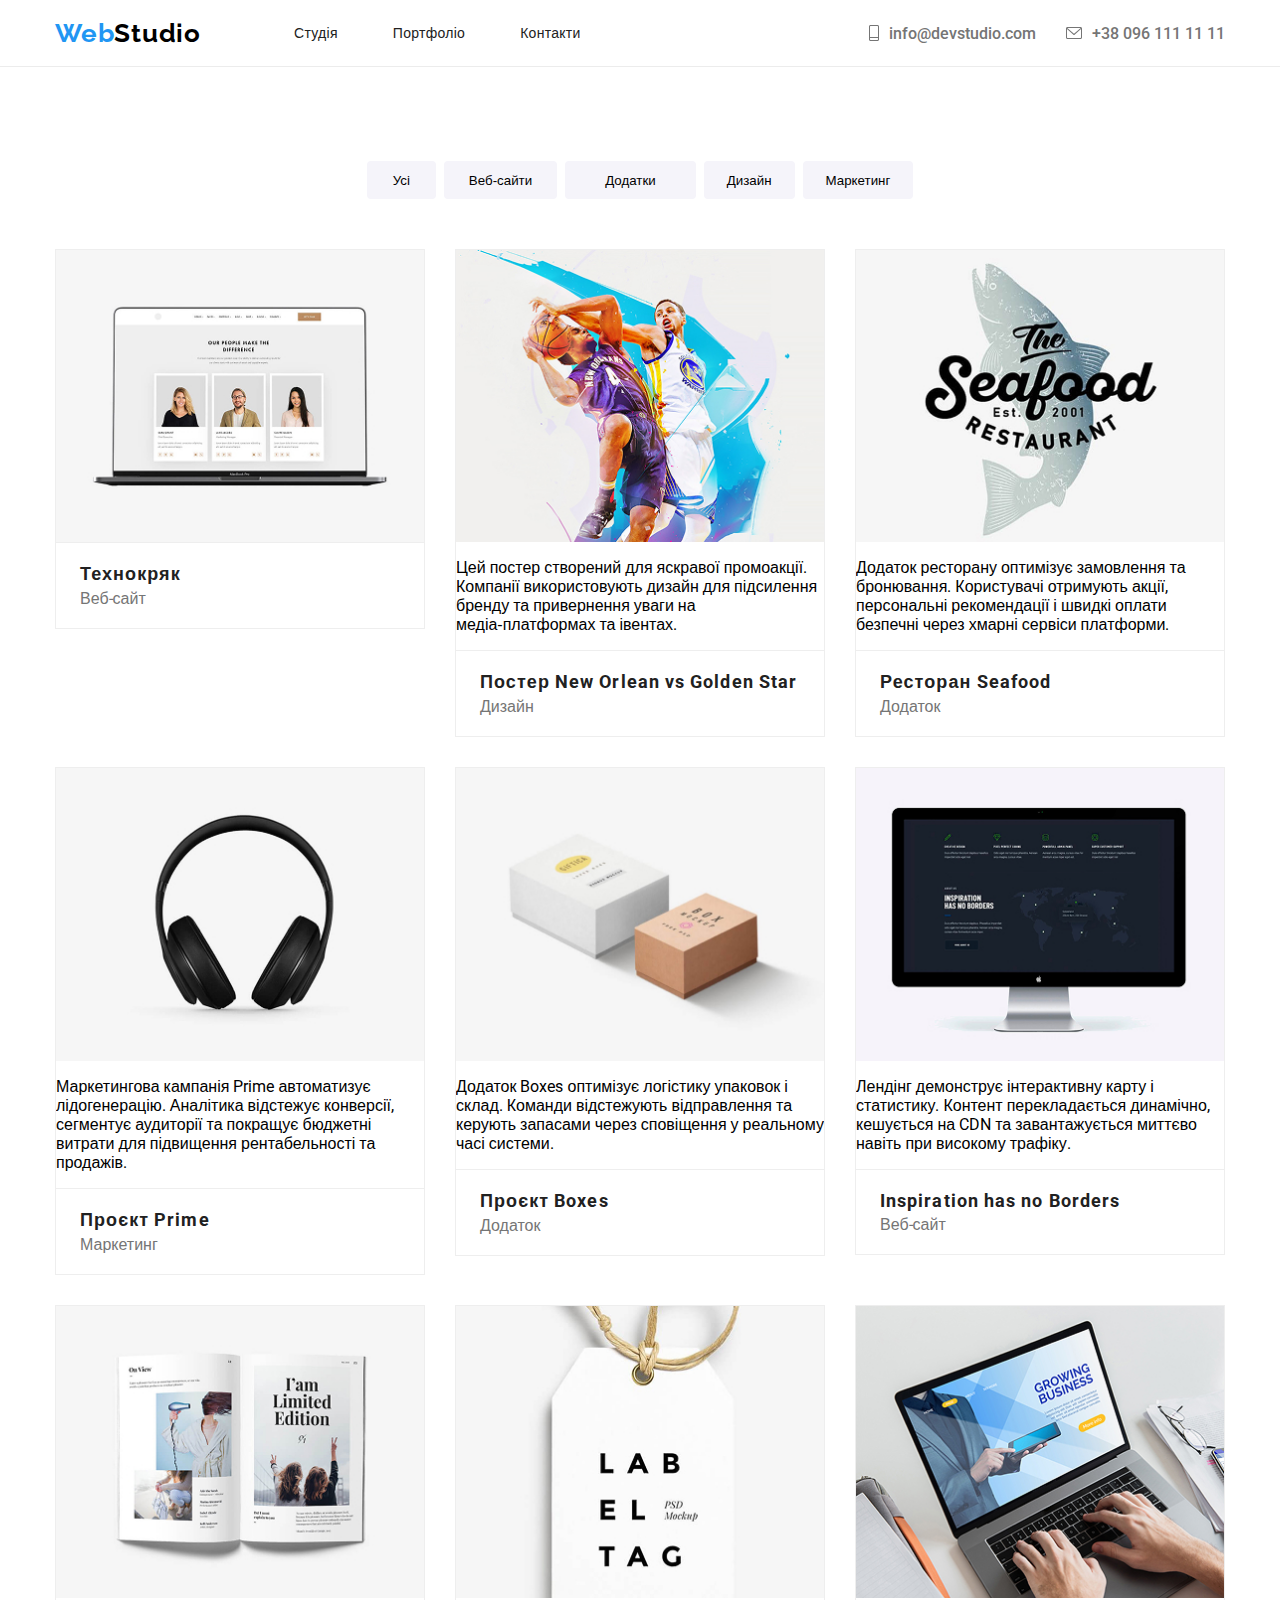
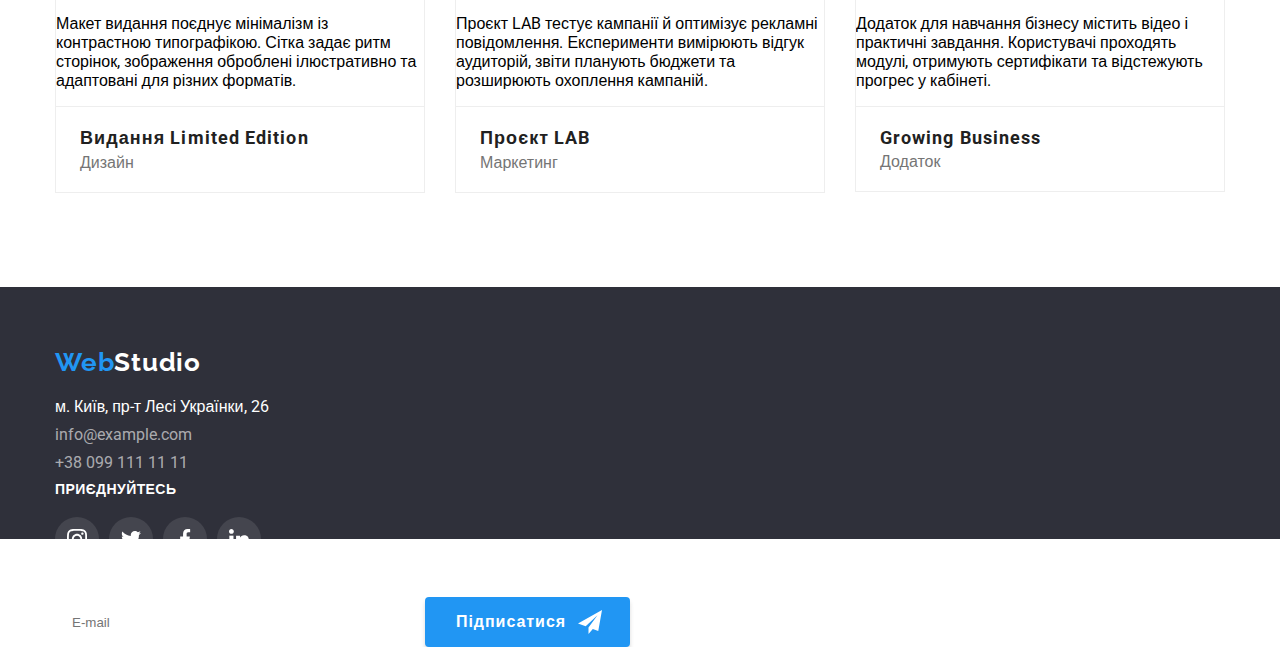
<file: portfolio.html>
<!DOCTYPE html>
<html lang="en">
  <head>
    <meta charset="UTF-8" />
    <meta name="viewport" content="width=device-width, initial-scale=1.0" />
    <title>Portfolio</title>
    <link rel="stylesheet" href="style.css" />
  </head>
  <script src="js/filter.js" defer></script>
  <body>
    <header class="header">
      <div class="container">
        <div class="header-navigation">
          <a href="index.html" class="logo header-logo">
            <span>Web</span>Studio
          </a>

          <nav class="header-menu">
            <ul class="menu">
              <li class="menu-item">
                <a href="#">Студія</a>
              </li>
              <li class="menu-item">
                <a href="#">Портфоліо</a>
              </li>
              <li class="menu-item">
                <a href="#">Контакти</a>
              </li>
            </ul>
          </nav>
        </div>
        <div class="header-contacts">
          <a href="mailto:info@devstudio.com">
            <svg
              width="10"
              height="16"
              viewBox="0 0 10 16"
              fill="none"
              xmlns="http://www.w3.org/2000/svg"
            >
              <path
                d="M8.5 0H1.5C0.672848 0 0 0.672848 0 1.5V14.5C0 15.3272 0.672848 16 1.5 16H8.5C9.32715 16 10 15.3272 10 14.5V1.5C10 0.672848 9.32715 0 8.5 0ZM1.5 1H8.5C8.77588 1 9 1.22412 9 1.5V12H1V1.5C1 1.22412 1.22412 1 1.5 1ZM8.5 15H1.5C1.22412 15 1 14.7759 1 14.5V13H9V14.5C9 14.7759 8.77588 15 8.5 15Z"
                fill="#757575"
              />
            </svg>
            <span>info@devstudio.com</span>
          </a>
          <a href="tel:+380961111111">
            <svg
              width="16"
              height="12"
              viewBox="0 0 16 12"
              fill="none"
              xmlns="http://www.w3.org/2000/svg"
            >
              <path
                d="M14.5 0H1.50001C0.672854 0 0 0.672853 0 1.50001V10.5C0 11.3271 0.672854 12 1.50001 12H14.5C15.3271 12 16 11.3271 16 10.5V1.50001C16 0.672853 15.3271 0 14.5 0ZM14.5 0.999994C14.5679 0.999994 14.6325 1.01409 14.6916 1.0387L8 6.83838L1.30833 1.0387C1.36742 1.01412 1.43204 0.999994 1.49998 0.999994H14.5ZM14.5 11H1.50001C1.22414 11 0.999996 10.7759 0.999996 10.5V2.09521L7.67236 7.87792C7.76661 7.95944 7.8833 7.99999 8 7.99999C8.1167 7.99999 8.23339 7.95948 8.32764 7.87792L15 2.09521V10.5C15 10.7759 14.7759 11 14.5 11Z"
                fill="#757575"
              />
            </svg>
            <span>+38 096 111 11 11</span>
          </a>
        </div>
      </div>
    </header>
    <main>
      <section class="portfolio">
        <div class="container">
          <!-- Фильтры -->
          <ul class="filters" role="tablist" aria-label="Фільтри робіт">
            <li>
              <button
                class="filter-btn btn-all"
                type="button"
                data-filter="all"
              >
                Усі
              </button>
            </li>
            <li>
              <button
                class="filter-btn btn-web"
                type="button"
                data-filter="website"
              >
                Веб-сайти
              </button>
            </li>
            <li>
              <button
                class="filter-btn btn-app"
                type="button"
                data-filter="app"
              >
                Додатки
              </button>
            </li>
            <li>
              <button
                class="filter-btn btn-des"
                type="button"
                data-filter="design"
              >
                Дизайн
              </button>
            </li>
            <li>
              <button
                class="filter-btn btn-mar"
                type="button"
                data-filter="marketing"
              >
                Маркетинг
              </button>
            </li>
          </ul>

          <!-- Карточки -->
          <ul class="cards" aria-label="Портфоліо">
            <!-- 1 Веб-сайт -->
            <li class="card" data-category="website">
              <a class="card-link" href="#">
                <div class="card-image">
                  <img
                    src="img/technocrack.jpg"
                    alt="Сайт компанії Технокряк"
                    width="370"
                    height="294"
                  />
                  <div class="card-overlay">
                    <p>
                      Технокряк — це сучасна платформа розповсюдження
                      коронавірусу. Компанії використовують цю платформу для
                      цифрового шпіонажу та атак на захищені сервери
                      конкурентів.
                    </p>
                  </div>
                </div>
                <div class="card-info">
                  <h3 class="card-title">Технокряк</h3>
                  <p class="card-category">Веб-сайт</p>
                </div>
              </a>
            </li>

            <!-- 2 Дизайн -->
            <li class="card" data-category="design">
              <a class="card-link" href="#">
                <div class="card-image">
                  <img
                    src="img/poster-large.jpg"
                    alt="Постер New Orlean vs Golden Star"
                    width="370"
                    height="294"
                  />
                  <div class="card-overlay">
                    <p>
                      Цей постер створений для яскравої промоакції. Компанії
                      використовують дизайн для підсилення бренду та привернення
                      уваги на медіа‑платформах та івентах.
                    </p>
                  </div>
                </div>
                <div class="card-info">
                  <h3 class="card-title">Постер New Orlean vs Golden Star</h3>
                  <p class="card-category">Дизайн</p>
                </div>
              </a>
            </li>

            <!-- 3 Додаток -->
            <li class="card" data-category="app">
              <a class="card-link" href="#">
                <div class="card-image">
                  <img
                    src="img/seafood-large.jpg"
                    alt="Ресторан Seafood"
                    width="370"
                    height="294"
                  />
                  <div class="card-overlay">
                    <p>
                      Додаток ресторану оптимізує замовлення та бронювання.
                      Користувачі отримують акції, персональні рекомендації і
                      швидкі оплати безпечні через хмарні сервіси платформи.
                    </p>
                  </div>
                </div>
                <div class="card-info">
                  <h3 class="card-title">Ресторан Seafood</h3>
                  <p class="card-category">Додаток</p>
                </div>
              </a>
            </li>

            <!-- 4 Маркетинг -->
            <li class="card" data-category="marketing">
              <a class="card-link" href="#">
                <div class="card-image">
                  <img
                    src="img/prime-large.jpg"
                    alt="Проєкт Prime"
                    width="370"
                    height="294"
                  />
                  <div class="card-overlay">
                    <p>
                      Маркетингова кампанія Prime автоматизує лідогенерацію.
                      Аналітика відстежує конверсії, сегментує аудиторії та
                      покращує бюджетні витрати для підвищення рентабельності та
                      продажів.
                    </p>
                  </div>
                </div>
                <div class="card-info">
                  <h3 class="card-title">Проєкт Prime</h3>
                  <p class="card-category">Маркетинг</p>
                </div>
              </a>
            </li>

            <!-- 5 Додаток -->
            <li class="card" data-category="app">
              <a class="card-link" href="#">
                <div class="card-image">
                  <img
                    src="img/Boxes.jpg"
                    alt="Проєкт Boxes"
                    width="370"
                    height="294"
                  />
                  <div class="card-overlay">
                    <p>
                      Додаток Boxes оптимізує логістику упаковок і склад.
                      Команди відстежують відправлення та керують запасами через
                      сповіщення у реальному часі системи.
                    </p>
                  </div>
                </div>
                <div class="card-info">
                  <h3 class="card-title">Проєкт Boxes</h3>
                  <p class="card-category">Додаток</p>
                </div>
              </a>
            </li>

            <!-- 6 Веб-сайт -->
            <li class="card" data-category="website">
              <a class="card-link" href="#">
                <div class="card-image">
                  <img
                    src="img/inspiration.jpg"
                    alt="Inspiration has no Borders"
                    width="370"
                    height="294"
                  />
                  <div class="card-overlay">
                    <p>
                      Лендінг демонструє інтерактивну карту і статистику.
                      Контент перекладається динамічно, кешується на CDN та
                      завантажується миттєво навіть при високому трафіку.
                    </p>
                  </div>
                </div>
                <div class="card-info">
                  <h3 class="card-title">Inspiration has no Borders</h3>
                  <p class="card-category">Веб-сайт</p>
                </div>
              </a>
            </li>

            <!-- 7 Дизайн -->
            <li class="card" data-category="design">
              <a class="card-link" href="#">
                <div class="card-image">
                  <img
                    src="img/edition.jpg"
                    alt="Видання Limited Edition"
                    width="370"
                    height="294"
                  />
                  <div class="card-overlay">
                    <p>
                      Макет видання поєднує мінімалізм із контрастною
                      типографікою. Сітка задає ритм сторінок, зображення
                      оброблені ілюстративно та адаптовані для різних форматів.
                    </p>
                  </div>
                </div>
                <div class="card-info">
                  <h3 class="card-title">Видання Limited Edition</h3>
                  <p class="card-category">Дизайн</p>
                </div>
              </a>
            </li>

            <!-- 8 Маркетинг -->
            <li class="card" data-category="marketing">
              <a class="card-link" href="#">
                <div class="card-image">
                  <img
                    src="img/lab.jpg"
                    alt="Проєкт LAB"
                    width="370"
                    height="294"
                  />
                  <div class="card-overlay">
                    <p>
                      Проєкт LAB тестує кампанії й оптимізує рекламні
                      повідомлення. Експерименти вимірюють відгук аудиторій,
                      звіти планують бюджети та розширюють охоплення кампаній.
                    </p>
                  </div>
                </div>
                <div class="card-info">
                  <h3 class="card-title">Проєкт LAB</h3>
                  <p class="card-category">Маркетинг</p>
                </div>
              </a>
            </li>

            <!-- 9 Додаток -->
            <li class="card" data-category="app">
              <a class="card-link" href="#">
                <div class="card-image">
                  <img
                    src="img/growing.jpg"
                    alt="Growing Business"
                    width="370"
                    height="294"
                  />
                  <div class="card-overlay">
                    <p>
                      Додаток для навчання бізнесу містить відео і практичні
                      завдання. Користувачі проходять модулі, отримують
                      сертифікати та відстежують прогрес у кабінеті.
                    </p>
                  </div>
                </div>
                <div class="card-info">
                  <h3 class="card-title">Growing Business</h3>
                  <p class="card-category">Додаток</p>
                </div>
              </a>
            </li>
          </ul>
        </div>
      </section>
      <footer class="footer">
        <div class="container">
          <div class="footer-inform">
            <a href="index.html" class="logo footer-logo">
              <span class="web">Web</span><span>Studio</span>
            </a>
            <ul class="footer-contacts">
              <li>
                <span class="footer-address"
                  >м. Київ, пр-т Лесі Українки, 26</span
                >
              </li>
              <li>
                <a class="footer-link" href="mailto:info@example.com">
                  info@example.com
                </a>
              </li>
              <li>
                <a class="footer-link" href="tel:+380991111111">
                  +38 099 111 11 11
                </a>
              </li>
            </ul>
          </div>
          <div class="footer-follow">
            <h3 class="footer-title">Приєднуйтесь</h3>
            <ul class="social-list">
              <li>
                <a class="social-link" href="#" aria-label="Instagram">
                  <svg
                    xmlns="http://www.w3.org/2000/svg"
                    width="20"
                    height="20"
                    viewBox="0 0 20 20"
                    fill="none"
                  >
                    <g clip-path="url(#clip0_1_2214)">
                      <path
                        d="M19.9804 5.88005C19.9336 4.81738 19.7617 4.0868 19.5156 3.45374C19.2616 2.78176 18.8709 2.18014 18.359 1.68002C17.8589 1.1721 17.2533 0.777435 16.5891 0.527447C15.9524 0.281274 15.2256 0.109427 14.163 0.0625732C13.0924 0.0117516 12.7525 0 10.0371 0C7.32173 0 6.98185 0.0117516 5.91521 0.0586052C4.85253 0.105459 4.12195 0.277459 3.48904 0.523479C2.81692 0.777435 2.2153 1.16814 1.71517 1.68002C1.20726 2.18014 0.812743 2.78573 0.562603 3.44992C0.31643 4.0868 0.144583 4.81341 0.0977294 5.87609C0.0469078 6.9467 0.0351562 7.28658 0.0351562 10.002C0.0351562 12.7173 0.0469078 13.0572 0.0937614 14.1239C0.140615 15.1865 0.312615 15.9171 0.558787 16.5502C0.812743 17.2221 1.20726 17.8238 1.71517 18.3239C2.2153 18.8318 2.82088 19.2265 3.48508 19.4765C4.12195 19.7226 4.84856 19.8945 5.91139 19.9413C6.97788 19.9883 7.31791 19.9999 10.0333 19.9999C12.7487 19.9999 13.0885 19.9883 14.1552 19.9413C15.2179 19.8945 15.9484 19.7226 16.5813 19.4765C17.9254 18.9568 18.9881 17.8941 19.5078 16.5502C19.7538 15.9133 19.9258 15.1865 19.9727 14.1239C20.0195 13.0572 20.0313 12.7173 20.0313 10.002C20.0313 7.28658 20.0273 6.9467 19.9804 5.88005ZM18.1794 14.0457C18.1364 15.0225 17.9723 15.5499 17.8356 15.9015C17.4995 16.7728 16.808 17.4643 15.9367 17.8004C15.5851 17.9372 15.0538 18.1012 14.0809 18.1441C13.026 18.1911 12.7096 18.2027 10.0411 18.2027C7.37255 18.2027 7.05221 18.1911 6.00113 18.1441C5.02438 18.1012 4.49693 17.9372 4.1453 17.8004C3.71171 17.6402 3.31704 17.3862 2.9967 17.0541C2.6646 16.7298 2.41065 16.3391 2.2504 15.9055C2.11365 15.5539 1.94959 15.0225 1.90671 14.0497C1.8597 12.9948 1.8481 12.6783 1.8481 10.0097C1.8481 7.34122 1.8597 7.02087 1.90671 5.96995C1.94959 4.99319 2.11365 4.46575 2.2504 4.11412C2.41065 3.68038 2.6646 3.28586 3.00067 2.96536C3.32483 2.63327 3.71553 2.37931 4.14927 2.21921C4.5009 2.08247 5.03231 1.9184 6.0051 1.87537C7.05999 1.82851 7.37652 1.81676 10.0449 1.81676C12.7174 1.81676 13.0337 1.82851 14.0848 1.87537C15.0616 1.9184 15.589 2.08247 15.9407 2.21921C16.3742 2.37931 16.7689 2.63327 17.0893 2.96536C17.4213 3.28967 17.6753 3.68038 17.8356 4.11412C17.9723 4.46575 18.1364 4.99701 18.1794 5.96995C18.2263 7.02484 18.238 7.34122 18.238 10.0097C18.238 12.6783 18.2263 12.9908 18.1794 14.0457Z"
                        fill="white"
                      />
                      <path
                        d="M10.0371 4.86414C7.20074 4.86414 4.89941 7.16531 4.89941 10.0019C4.89941 12.8384 7.20074 15.1396 10.0371 15.1396C12.8737 15.1396 15.1749 12.8384 15.1749 10.0019C15.1749 7.16531 12.8737 4.86414 10.0371 4.86414ZM10.0371 13.3346C8.19702 13.3346 6.70442 11.8421 6.70442 10.0019C6.70442 8.16159 8.19702 6.66914 10.0371 6.66914C11.8774 6.66914 13.3698 8.16159 13.3698 10.0019C13.3698 11.8421 11.8774 13.3346 10.0371 13.3346Z"
                        fill="white"
                      />
                      <path
                        d="M16.5775 4.6611C16.5775 5.32346 16.0404 5.86052 15.3779 5.86052C14.7155 5.86052 14.1785 5.32346 14.1785 4.6611C14.1785 3.99858 14.7155 3.46167 15.3779 3.46167C16.0404 3.46167 16.5775 3.99858 16.5775 4.6611Z"
                        fill="white"
                      />
                    </g>
                    <defs>
                      <clipPath id="clip0_1_2214">
                        <rect width="20" height="20" fill="white" />
                      </clipPath>
                    </defs>
                  </svg>
                </a>
              </li>
              <li>
                <a class="social-link" href="#" aria-label="Twitter">
                  <svg
                    xmlns="http://www.w3.org/2000/svg"
                    width="20"
                    height="20"
                    viewBox="0 0 20 20"
                    fill="none"
                  >
                    <path
                      d="M20 3.79875C19.2563 4.125 18.4637 4.34125 17.6375 4.44625C18.4875 3.93875 19.1363 3.14125 19.4412 2.18C18.6488 2.6525 17.7738 2.98625 16.8412 3.1725C16.0887 2.37125 15.0162 1.875 13.8462 1.875C11.5763 1.875 9.74875 3.7175 9.74875 5.97625C9.74875 6.30125 9.77625 6.61375 9.84375 6.91125C6.435 6.745 3.41875 5.11125 1.3925 2.6225C1.03875 3.23625 0.83125 3.93875 0.83125 4.695C0.83125 6.115 1.5625 7.37375 2.6525 8.1025C1.99375 8.09 1.3475 7.89875 0.8 7.5975C0.8 7.61 0.8 7.62625 0.8 7.6425C0.8 9.635 2.22125 11.29 4.085 11.6712C3.75125 11.7625 3.3875 11.8062 3.01 11.8062C2.7475 11.8062 2.4825 11.7913 2.23375 11.7362C2.765 13.36 4.2725 14.5538 6.065 14.5925C4.67 15.6838 2.89875 16.3412 0.98125 16.3412C0.645 16.3412 0.3225 16.3263 0 16.285C1.81625 17.4563 3.96875 18.125 6.29 18.125C13.835 18.125 17.96 11.875 17.96 6.4575C17.96 6.27625 17.9538 6.10125 17.945 5.9275C18.7588 5.35 19.4425 4.62875 20 3.79875Z"
                      fill="white"
                    />
                  </svg>
                </a>
              </li>
              <li>
                <a class="social-link" href="#" aria-label="Facebook">
                  <svg
                    xmlns="http://www.w3.org/2000/svg"
                    width="20"
                    height="20"
                    viewBox="0 0 20 20"
                    fill="none"
                  >
                    <path
                      d="M13.3309 3.32083H15.1567V0.140833C14.8417 0.0975 13.7584 0 12.4967 0C9.86422 0 8.06088 1.65583 8.06088 4.69917V7.5H5.15588V11.055H8.06088V20H11.6226V11.0558H14.4101L14.8526 7.50083H11.6217V5.05167C11.6226 4.02417 11.8992 3.32083 13.3309 3.32083Z"
                      fill="white"
                    />
                  </svg>
                </a>
              </li>
              <li>
                <a class="social-link" href="#" aria-label="LinkedIn">
                  <svg
                    xmlns="http://www.w3.org/2000/svg"
                    width="20"
                    height="20"
                    viewBox="0 0 20 20"
                    fill="none"
                  >
                    <g clip-path="url(#clip0_1_2198)">
                      <path
                        d="M19.9951 20.0001V19.9993H20.0001V12.6643C20.0001 9.07593 19.2276 6.31177 15.0326 6.31177C13.0159 6.31177 11.6626 7.41843 11.1101 8.4676H11.0517V6.64677H7.07422V19.9993H11.2159V13.3876C11.2159 11.6468 11.5459 9.96343 13.7017 9.96343C15.8259 9.96343 15.8576 11.9501 15.8576 13.4993V20.0001H19.9951Z"
                        fill="white"
                      />
                      <path
                        d="M0.329956 6.64746H4.47662V20H0.329956V6.64746Z"
                        fill="white"
                      />
                      <path
                        d="M2.40167 0C1.07583 0 0 1.07583 0 2.40167C0 3.7275 1.07583 4.82583 2.40167 4.82583C3.7275 4.82583 4.80333 3.7275 4.80333 2.40167C4.8025 1.07583 3.72667 0 2.40167 0V0Z"
                        fill="white"
                      />
                    </g>
                    <defs>
                      <clipPath id="clip0_1_2198">
                        <rect width="20" height="20" fill="white" />
                      </clipPath>
                    </defs>
                  </svg>
                </a>
              </li>
            </ul>
          </div>
          <div class="footer-form">
            <h3 class="footer-title">Підпишіться на розсилку</h3>
            <form class="subscribe-form" action="#" method="post" novalidate>
              <label class="visually-hidden" for="subscribe-email"
                >E-mail</label
              >
              <input
                id="subscribe-email"
                type="email"
                name="email"
                placeholder="E-mail"
                required
              />
              <button type="submit" class="button">
                Підписатися
                <svg
                  xmlns="http://www.w3.org/2000/svg"
                  width="24"
                  height="24"
                  viewBox="0 0 24 24"
                  fill="none"
                >
                  <path
                    d="M24 0L0 13.5L7.66994 16.3407L19.5 5.25002L10.5017 17.3896L10.509 17.3923L10.5 17.3896V24.0001L14.8013 18.982L20.2501 21.0001L24 0Z"
                    fill="white"
                  />
                </svg>
              </button>
            </form>
          </div>
        </div>
      </footer>
    </main>
  </body>
</html>
</file>
<file: style.css>
/* roboto-regular - latin */
@font-face {
  font-display: swap;
  font-family: "Roboto";
  font-style: normal;
  font-weight: 400;
  src: url("../fonts/roboto-v48-latin-regular.woff2") format("woff2");
}
/* roboto-500 - latin */
@font-face {
  font-display: swap;
  font-family: "Roboto";
  font-style: normal;
  font-weight: 500;
  src: url("../fonts/roboto-v48-latin-500.woff2") format("woff2");
}
/* roboto-700 - latin */
@font-face {
  font-display: swap;
  font-family: "Roboto";
  font-style: normal;
  font-weight: 700;
  src: url("../fonts/roboto-v48-latin-700.woff2") format("woff2");
}
/* roboto-900 - latin */
@font-face {
  font-display: swap;
  font-family: "Roboto";
  font-style: normal;
  font-weight: 900;
  src: url("../fonts/roboto-v48-latin-900.woff2") format("woff2");
}

/* raleway-regular - latin */
@font-face {
  font-display: swap;
  font-family: "Raleway";
  font-style: normal;
  font-weight: 400;
  src: url("../fonts/raleway-v36-latin-regular.woff2") format("woff2");
}
/* raleway-700 - latin */
@font-face {
  font-display: swap;
  font-family: "Raleway";
  font-style: normal;
  font-weight: 700;
  src: url("../fonts/raleway-v36-latin-700.woff2") format("woff2");
}

:root {
  /* Brand Colors */

  --color-brand-primary: #2196f3; /* Синий: кнопки, логотип */
  --color-brand-hover: #188ce8; /* Hover-состояние */

  /* Чёрные и серы*/

  --color-true-black: #000000; /* Иконки */
  --color-text-main: #212121; /* Основной текст */
  --color-text-secondary: #757575; /* Второстепенный текст */
  --color-text-inverse: #ffffff; /* белый текст */

  /*  Белые и светлые фоны */

  --color-bg-default: #ffffff; /* Белый фон */
  --color-bg-light: #f5f4fa; /* Светлый фон для блоков */
  --color-bg-dark: #2f303a; /* Тёмный фон — футер */
  --color-bg-divider: #ececec; /* Линии, разделители */

  /*Границы и UI */
  --color-border-light: #afb1b8; /* Светлая обводка, иконки соцсетей */

  /* Overlay / затемнение*/

  --overlay-dark-40: rgba(47, 48, 58, 0.4); /* Затемнение hero секции */

  /* Time */
  --trTime: 0.5s;
}

/* Base */

* {
  box-sizing: border-box;
}

body {
  margin: 0;
  font-family: "Roboto", sans-serif;
}

a {
  color: inherit;
  text-decoration: none;
}

ul,
ol {
  margin: 0;
  padding-left: 0;
  list-style: none;
}

h2 {
  color: var(--color-text-main);
  text-align: center;
  font-size: 36px;
  font-style: normal;
  font-weight: 700;
  line-height: normal;
  letter-spacing: 1.08px;
  margin-bottom: 50px;
  margin-top: 0;
}

/* === HEADER === */

.header {
  background-color: var(--color-bg-default);
}

.container {
  width: 100%;
  max-width: 1200px;
  margin-left: auto;
  margin-right: auto;
  padding-left: 15px;
  padding-right: 15px;
}

.header .container {
  display: flex;
  align-items: center;
  justify-content: space-between;
}

.header-navigation {
  display: flex;
  align-items: center;
  gap: 93px;
}

.logo {
  color: var(--color-true-black);
  font-family: "Raleway", sans-serif;
  font-size: 26px;
  font-weight: 700;
  letter-spacing: 0.78px;
}

.logo span {
  color: var(--color-brand-primary);
}

.menu {
  display: flex;
  align-items: center;
  gap: 55px;
}

.menu-item {
  padding: 25px 0;
  color: var(--color-text-main);
  transition: color var(--trTime);
  font-size: 14px;
  font-weight: 500;
  letter-spacing: 0.28px;
  position: relative;
}

.menu-item::after {
  content: "";
  width: 0;
  display: block;
  height: 4px;
  border-radius: 2px;
  background-color: var(--color-brand-primary);
  position: absolute;
  bottom: 0;
  left: 0;
  transition: width var(--trTime);
}

.menu-item:hover {
  color: var(--color-brand-primary);
}

.menu-item:hover::after {
  width: 100%;
}

.header-contacts {
  display: flex;
  align-items: center;
  font-weight: 500;
  gap: 30px;
  color: var(--color-text-secondary);
}

.header-contacts a {
  display: flex;
  align-items: center;
  gap: 10px;
  transition: color var(--trTime);
}

.header-contacts a:hover {
  color: var(--color-brand-primary);
}

.header-contacts a:hover svg path {
  fill: var(--color-brand-primary);
}

.header-contact svg path {
  transition: fill var(--trTime);
}

/* === HERO === */

.hero {
  height: 600px;
  display: flex;
  align-items: center;
  background-image: linear-gradient(
      rgba(47, 48, 58, 0.4),
      rgba(47, 48, 58, 0.4)
    ),
    url(img/Teamwork\ in\ action\ at\ a\ modern\ workspace.jpg);
  background-repeat: no-repeat;
  background-position: center;
  background-size: cover;
  text-align: center;
  color: var(--color-text-inverse);
}

.hero-container {
  padding: 200px 0 280px;
  flex-direction: column;
  justify-content: center;
  max-width: 696px;
}

.hero-title {
  font-weight: 900;
  font-size: 44px;
  line-height: 1.36;
  letter-spacing: 2.64px; /* 6% от 44px */
  text-align: center;
  text-transform: uppercase;
  margin: 0 0 30px 0;
}
.hero-btn {
  align-items: center;
  width: 200px;
  height: 50px;
  border-radius: 4px;
  color: var(--color-text-inverse);
  background-color: var(--color-brand-primary);
  font-weight: 700;
  font-size: 16px;
  line-height: 1.8;
  letter-spacing: 0.96px;
  border: none;
  cursor: pointer;
  /* Тень  */
  box-shadow: 0px 4px 0px rgba(0, 0, 0, 0.15);
}

/* Advantages section */

.advantages {
  padding-top: 94px;
  padding-bottom: 47px;
}

.advantages-list {
  display: flex;
  gap: 30px;
  flex-wrap: wrap;
  justify-content: center;
}

.advantages-item {
  width: 270px;
  background-color: var(--color-bg-default);
  border-radius: 4px;
  text-align: center;
  padding: 30px 15px 0;
}

.advantages-icon {
  width: 100%;
  height: 120px;
  background-color: var(--color-bg-light);
  border-radius: 4px;
  display: flex;
  align-items: center;
  justify-content: center;
  margin-bottom: 30px;
}

.advantages-title {
  font-weight: 700;
  font-size: 14px;
  line-height: 1;
  letter-spacing: 0.42px;
  text-transform: uppercase;
  color: var(--color-text-main);
  margin: 0 0 10px;
}

.advantages-text {
  font-weight: 400;
  font-size: 14px;
  line-height: 1.7; /*  24px */
  letter-spacing: 0.42px;
  color: var(--color-text-secondary);
  margin: 0 auto;
}

/* Services section */

.services {
  padding: 47px 0 94px;
}

.services-list {
  display: flex;
  flex-wrap: wrap;
  gap: 30px;
}

.services-item {
  width: 370px;
  height: 294px;
  position: relative;
}

.services-image {
  width: 100%;
  height: 100%;
}

.services-item h3 {
  position: absolute;
  bottom: 0;
  left: 0;
  width: 100%;
  padding: 27px;
  margin: 0;
  color: var(--color-text-inverse);
  text-align: center;
  font-size: 14px;
  line-height: normal;
  letter-spacing: 0.42px;
  text-transform: uppercase;
  background: rgba(47, 48, 58, 0.8);
}

/* Team */

.team {
  background-color: var(--color-bg-light);
  padding: 94px 0;
}

.team-list {
  display: flex;
  gap: 30px;
  flex-wrap: wrap;
  justify-content: center;
  padding: 0;
  margin: 0;
}

.team-item {
  background-color: var(--color-bg-default);
  width: 270px;
  border-radius: 4px;
  box-shadow: 0 1px 3px rgba(0, 0, 0, 0.12), 0 1px 1px rgba(0, 0, 0, 0.14),
    0 2px 1px rgba(0, 0, 0, 0.2);
  text-align: center;
  padding-bottom: 30px;
}

.team-name,
.team-role {
  font-size: 16px;
  letter-spacing: 0.48px;
  text-align: center;
  margin: 0;
}

.team-name {
  color: var(--color-text-main);
  font-weight: 500;
  margin: 30px 0 10px;
}

.team-role {
  color: var(--color-text-secondary);
  font-weight: 400;
  margin-bottom: 16px;
}

.team-socials {
  display: flex;
  justify-content: center;
  gap: 10px;
  padding: 0;
  margin: 0;
}

.social-link {
  width: 44px;
  height: 44px;
  background-color: var(--color-bg-default);
  border-radius: 50%;
  display: flex;
  align-items: center;
  justify-content: center;
  transition: background-color var(--trTime);
}

.social-link:hover {
  background-color: var(--color-brand-primary);
}

.social-link:hover svg path {
  fill: var(--color-text-inverse);
}

.team-socials svg path {
  fill: #afb1b8;
  transition: fill var(--trTime);
}

/* clients section */

.clients {
  padding: 94px 0;
}

.clients-list {
  display: flex;
  gap: 30px;
  flex-wrap: wrap;
  justify-content: center;
  padding: 0;
  margin: 0;
}

.clients-item {
  width: 170px;
  height: 92px;
}

.client-link {
  display: flex;
  align-items: center;
  justify-content: center;
  width: 100%;
  height: 100%;
  border: 1px solid #afb1b8;
  border-radius: 4px;
  cursor: pointer;
  transition: border-color var(--trTime);
}

.client-link svg path {
  fill: #afb1b8;
  transition: fill var(--trTime);
}
.client-link:hover {
  border-color: var(--color-brand-primary);
}

.client-link:hover svg path {
  fill: var(--color-brand-primary);
}

/* footer */

.footer {
  height: 252px;
  background: var(--color-bg-dark);
  padding: 60px 0;
  color: var(--color-text-inverse);
}
.footerflex {
  display: flex;
  align-items: flex-start;
  justify-content: space-between;
  column-gap: 70px;
  flex-wrap: wrap;
}

.footer-contacts {
  margin: 0;
  padding: 0;
}

.footer-logo {
  display: inline-block;
  margin-bottom: 20px;
}

.logo span {
  color: var(--color-brand-primary);
}

.footer-contacts li {
  margin-bottom: 9px;
  color: #ffffff99;
}
.footer-address {
  color: #fff;
}

.footer-title {
  margin: 0 0 20px;
  font-size: 14px;
  font-weight: 700;
  line-height: normal;
  letter-spacing: 0.42px;
  text-transform: uppercase;
}

.social-list {
  display: flex;
  gap: 10px;
}

.footer .social-link {
  width: 44px;
  height: 44px;
  border-radius: 50%;
  display: flex;
  align-items: center;
  justify-content: center;
  background: #ffffff1a;
  transition: background-color var(--trTime);
}

.footer .social-link:hover {
  background-color: var(--color-brand-primary);
}

.footer .social-link:hover svg path {
  fill: var(--color-text-inverse);
}
.subscribe-form {
  display: flex;
  align-items: center;
  gap: 12px;
}

.subscribe-form input {
  width: 358px;
  height: 50px;
  padding: 0 16px;
  border-radius: 4px;
  border: 1px solid #ffffff4d;
  background: transparent;
  color: #fff;
  outline: none;
}
.visually-hidden {
  position: absolute;
  width: 1px;
  height: 1px;
  padding: 0;
  margin: -1px;
  overflow: hidden;
  clip: rect(0, 0, 0, 0);
  white-space: nowrap;
  border: 0;
}
.subscribe-form button {
  display: inline-flex;
  align-items: center;
  gap: 12px;
  padding: 10px 28px 10px 31px;
  height: 50px;
  border: none;
  border-radius: 4px;
  background-color: var(--color-brand-primary);
  color: var(--color-text-inverse);
  font-size: 16px;
  font-weight: 700;
  letter-spacing: 0.96px;
  box-shadow: 0 4px 4px 0 rgba(0, 0, 0, 0.15);
  cursor: pointer;
}

.footer-form {
  max-width: 100%;
}
.footer-logo span {
  color: var(--color-text-inverse);
}
.footer .web {
  color: var(--color-brand-primary);
}

/* Portfolio */

/* portfolio section */

.header {
  border-bottom: 1px solid #ececec;
}

.portfolio {
  padding-bottom: 94px;
}

.filters {
  display: flex;
  justify-content: center;
  gap: 8px;
  flex-wrap: wrap;
  margin: 0 0 50px;
  padding: 94px 0 0;
}

.filter-btn {
  height: 38px;
  display: inline-flex;
  align-items: center;
  justify-content: center;
  border-radius: 4px;
  border: 1px solid transparent;
  background: var(--color-bg-light);
  color: var(--btn-text, inherit);
  cursor: pointer;
  transition: background-color var(--trTime), color var(--trTime),
    fill var(--trTime);
}

/* Индивидуальные паддинги */
.btn-all {
  padding: 6px 25px;
}
.btn-web {
  padding: 6px 24px;
}
.btn-app {
  padding: 6px 39px;
}
.btn-des {
  padding: 6px 22px;
}
.btn-mar {
  padding: 6px 22px;
}

.filter-btn:hover,
.filter-btn:focus {
  background-color: var(--color-brand-primary);
  color: var(--color-text-inverse);
}

.cards {
  display: grid;
  grid-template-columns: repeat(3, 1fr);
  gap: 30px;
  margin: 0;
  padding: 0;
}

.card-link {
  display: block;
  text-decoration: none;
  border: 1px solid #eee;
  transition: box-shadow 0.25s ease;
  background: var(--color-bg-default);
}

.card-link:hover,
.card-link:focus {
  box-shadow: 0 1px 1px rgba(0, 0, 0, 0.12), 0 4px 4px rgba(0, 0, 0, 0.06),
    1px 4px 6px rgba(0, 0, 0, 0.16);
}

.card-image {
  position: relative;
  overflow: hidden;
  border-bottom: 1px solid #eee;
}
.card-image img {
  display: block;
  width: 100%;
  height: auto;
}

.card:first-child .card-overlay {
  position: absolute;
  inset: 0;
  padding: 24px 63px;
  background: #2196f3e5;
  color: var(--color-text-inverse);
  line-height: 1.56;
  letter-spacing: 0.54px;
  transform: translateY(100%);
  transition: transform var(--trTime);
  margin: 0;
}

.card:first-child .card-link:hover .card-overlay,
.card:first-child .card-link:focus .card-overlay {
  transform: translateY(0);
}

.card-info {
  padding: 20px 24px;
}
.card-title {
  margin: 0 0 4px;
  font-size: 18px;
  letter-spacing: 1.08px;
  color: var(--color-text-main);
}
.card-category {
  margin: 0;
  font-size: 16px;
  color: var(--color-text-secondary);
  margin: 0;
}
</file>
